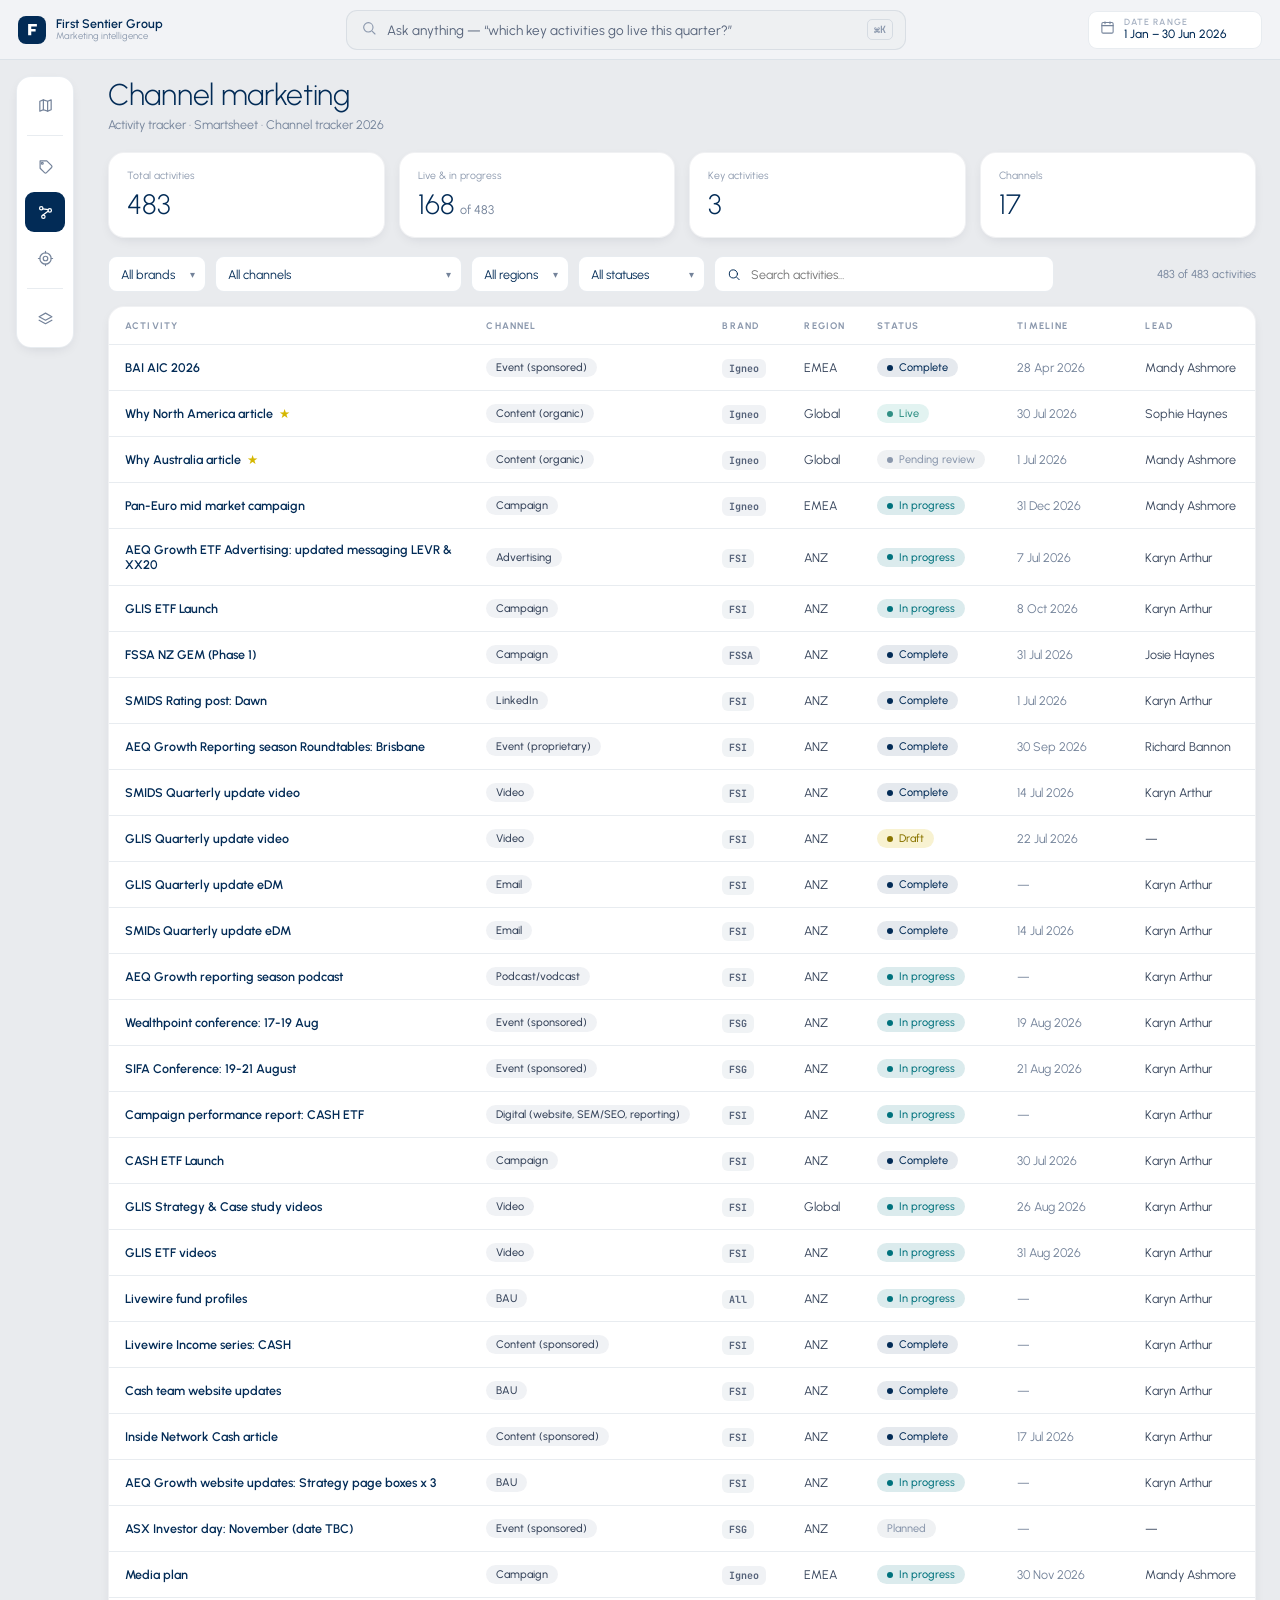
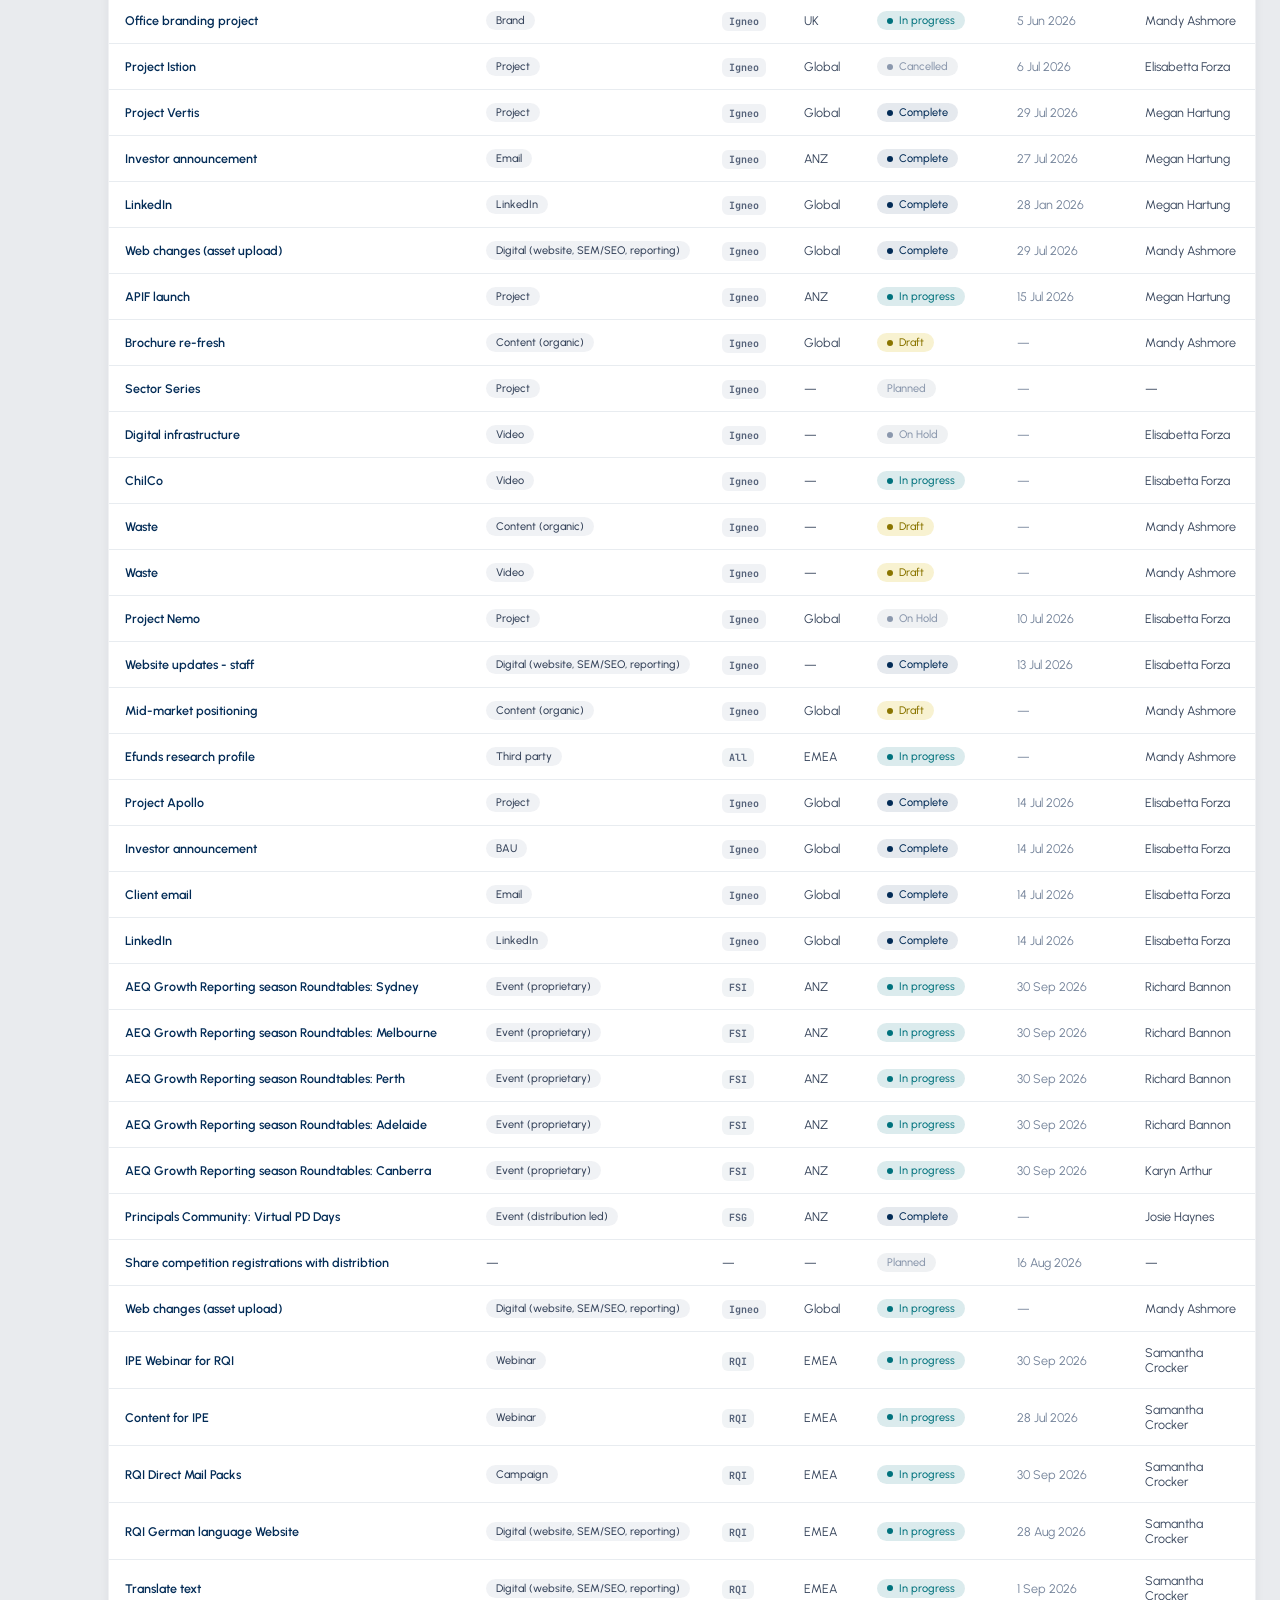
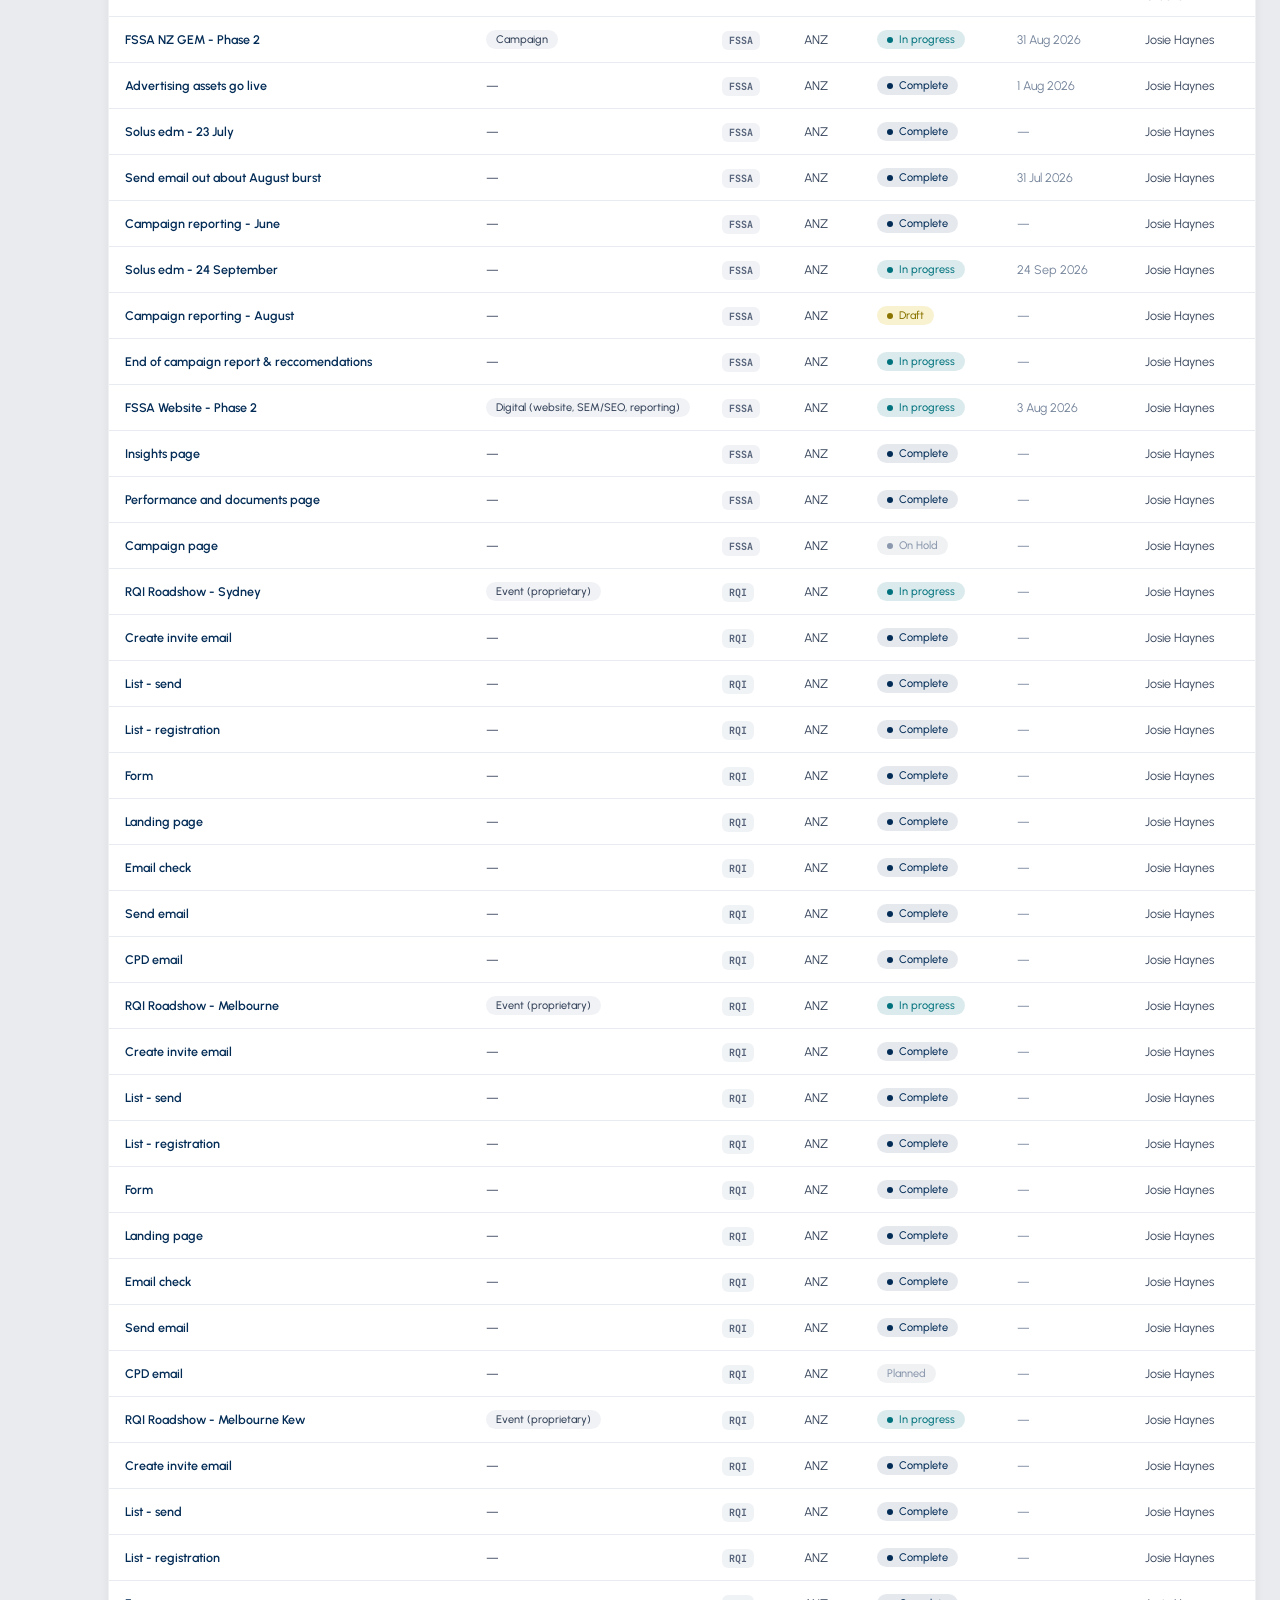
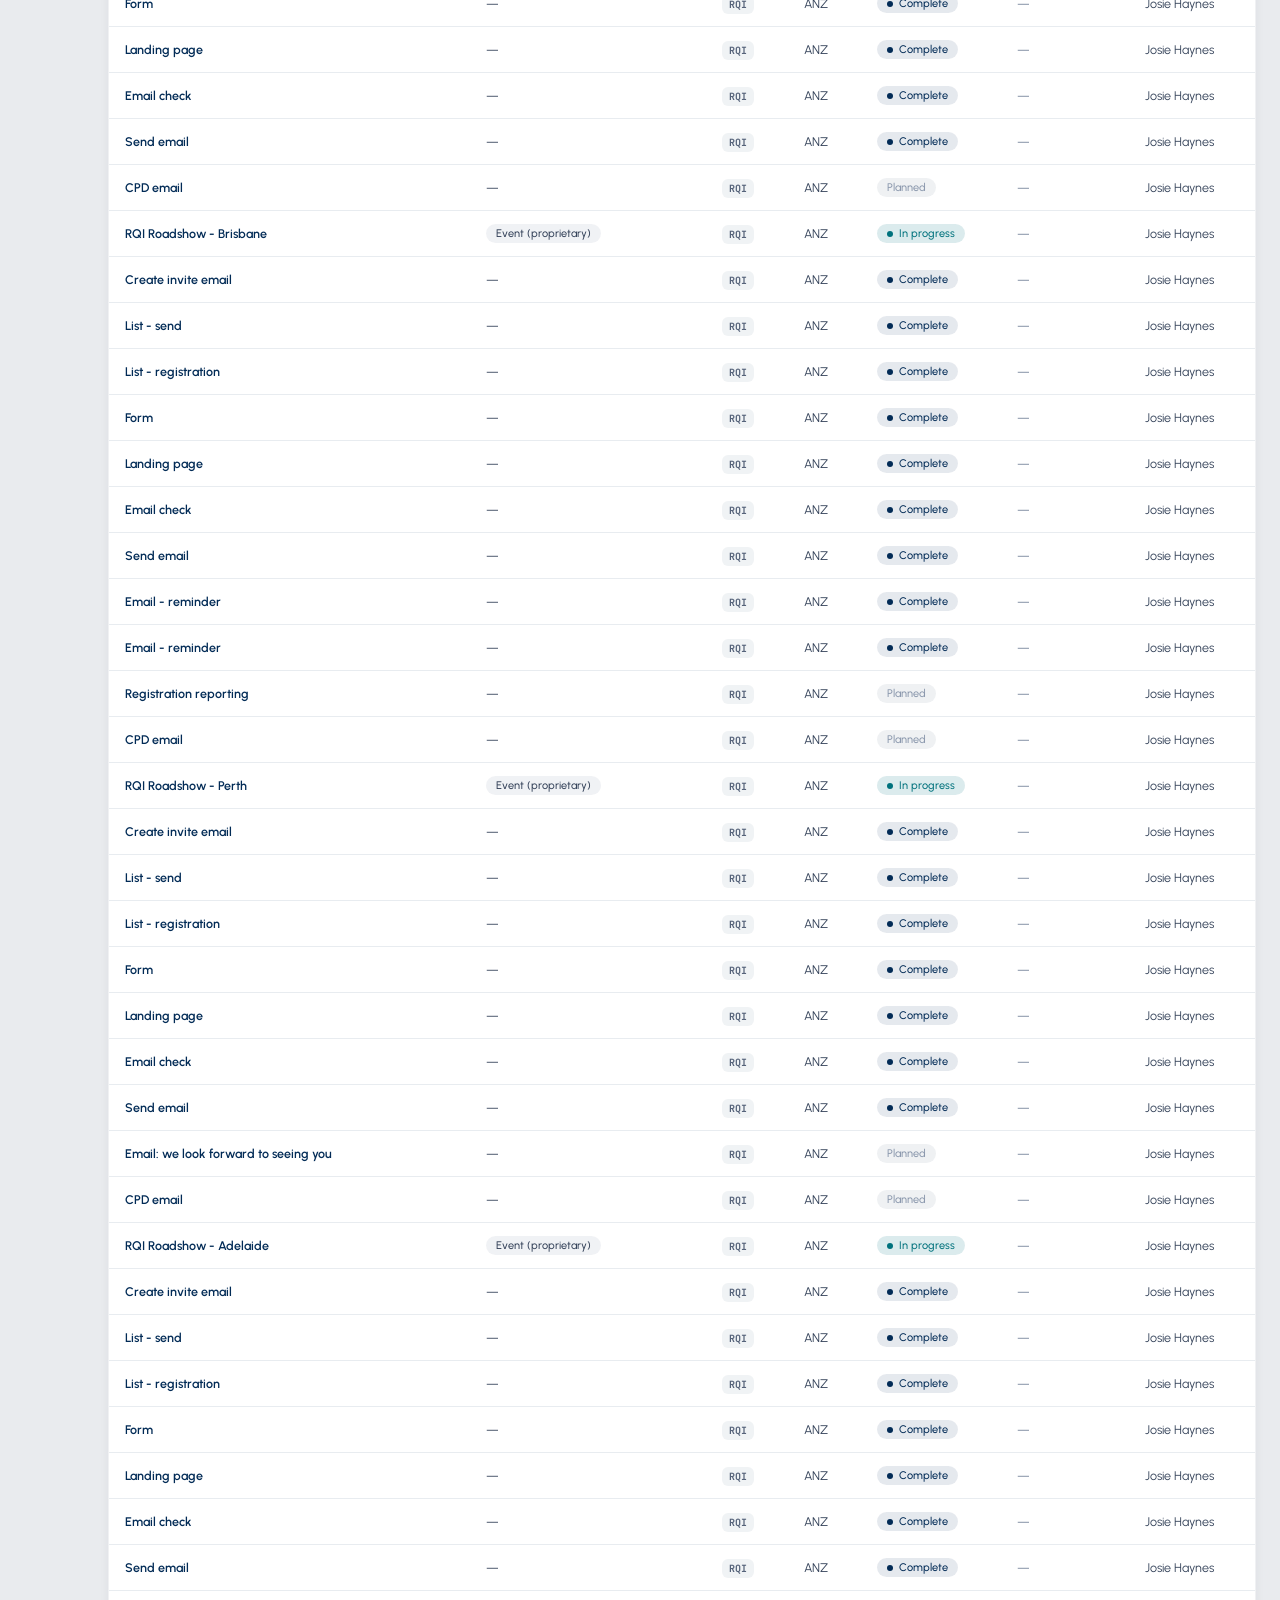
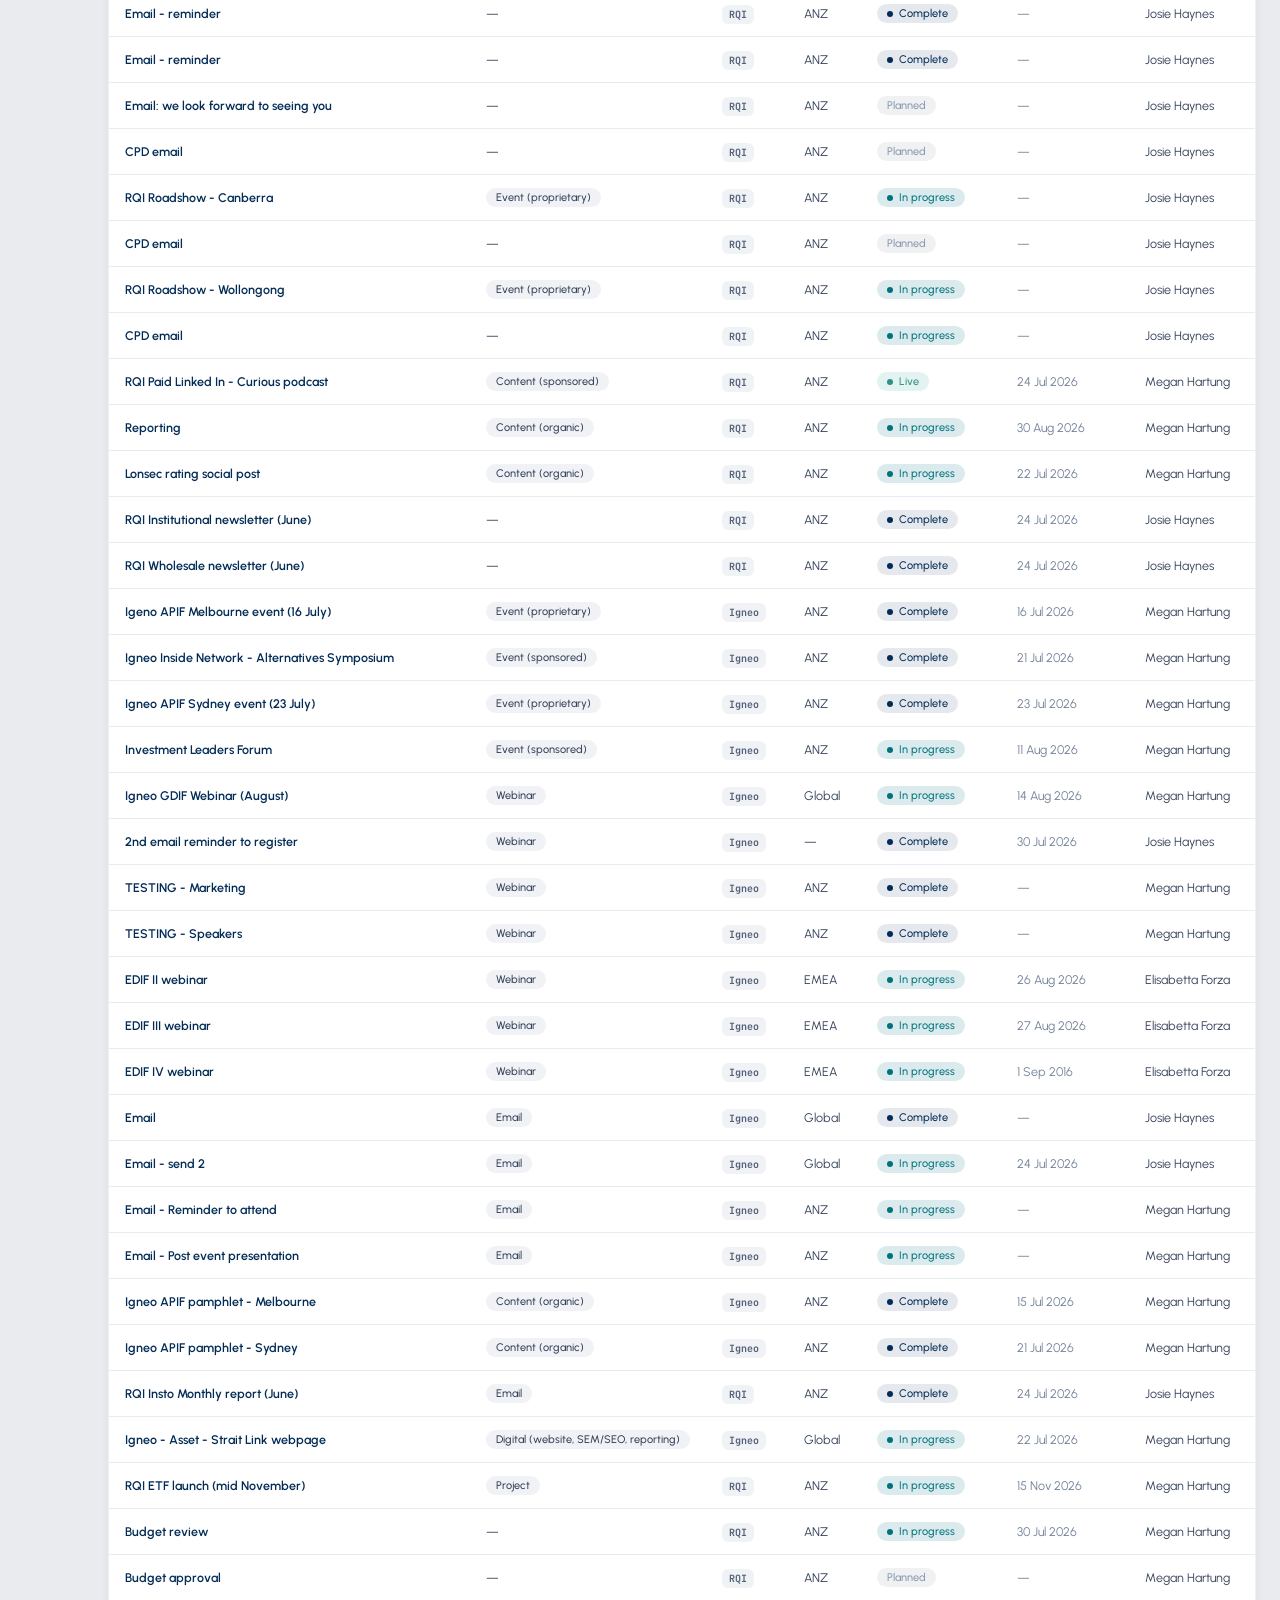
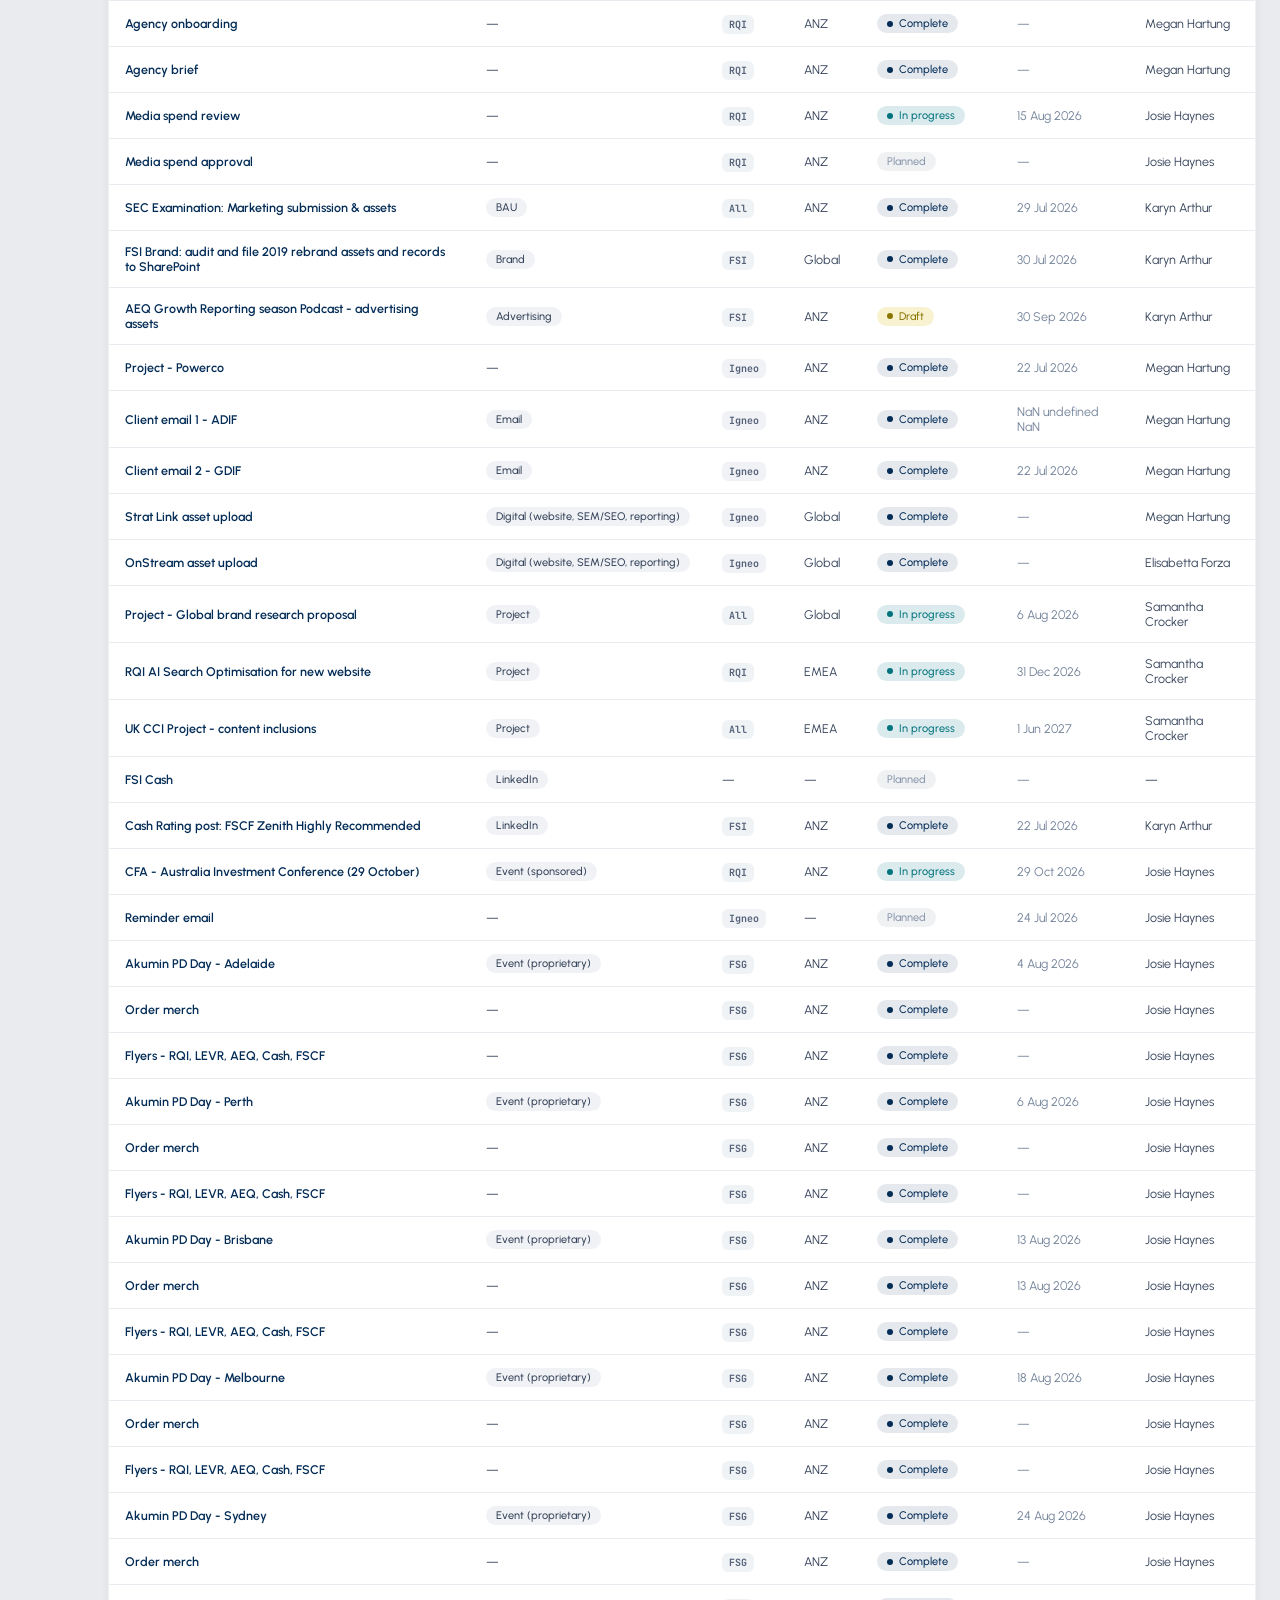
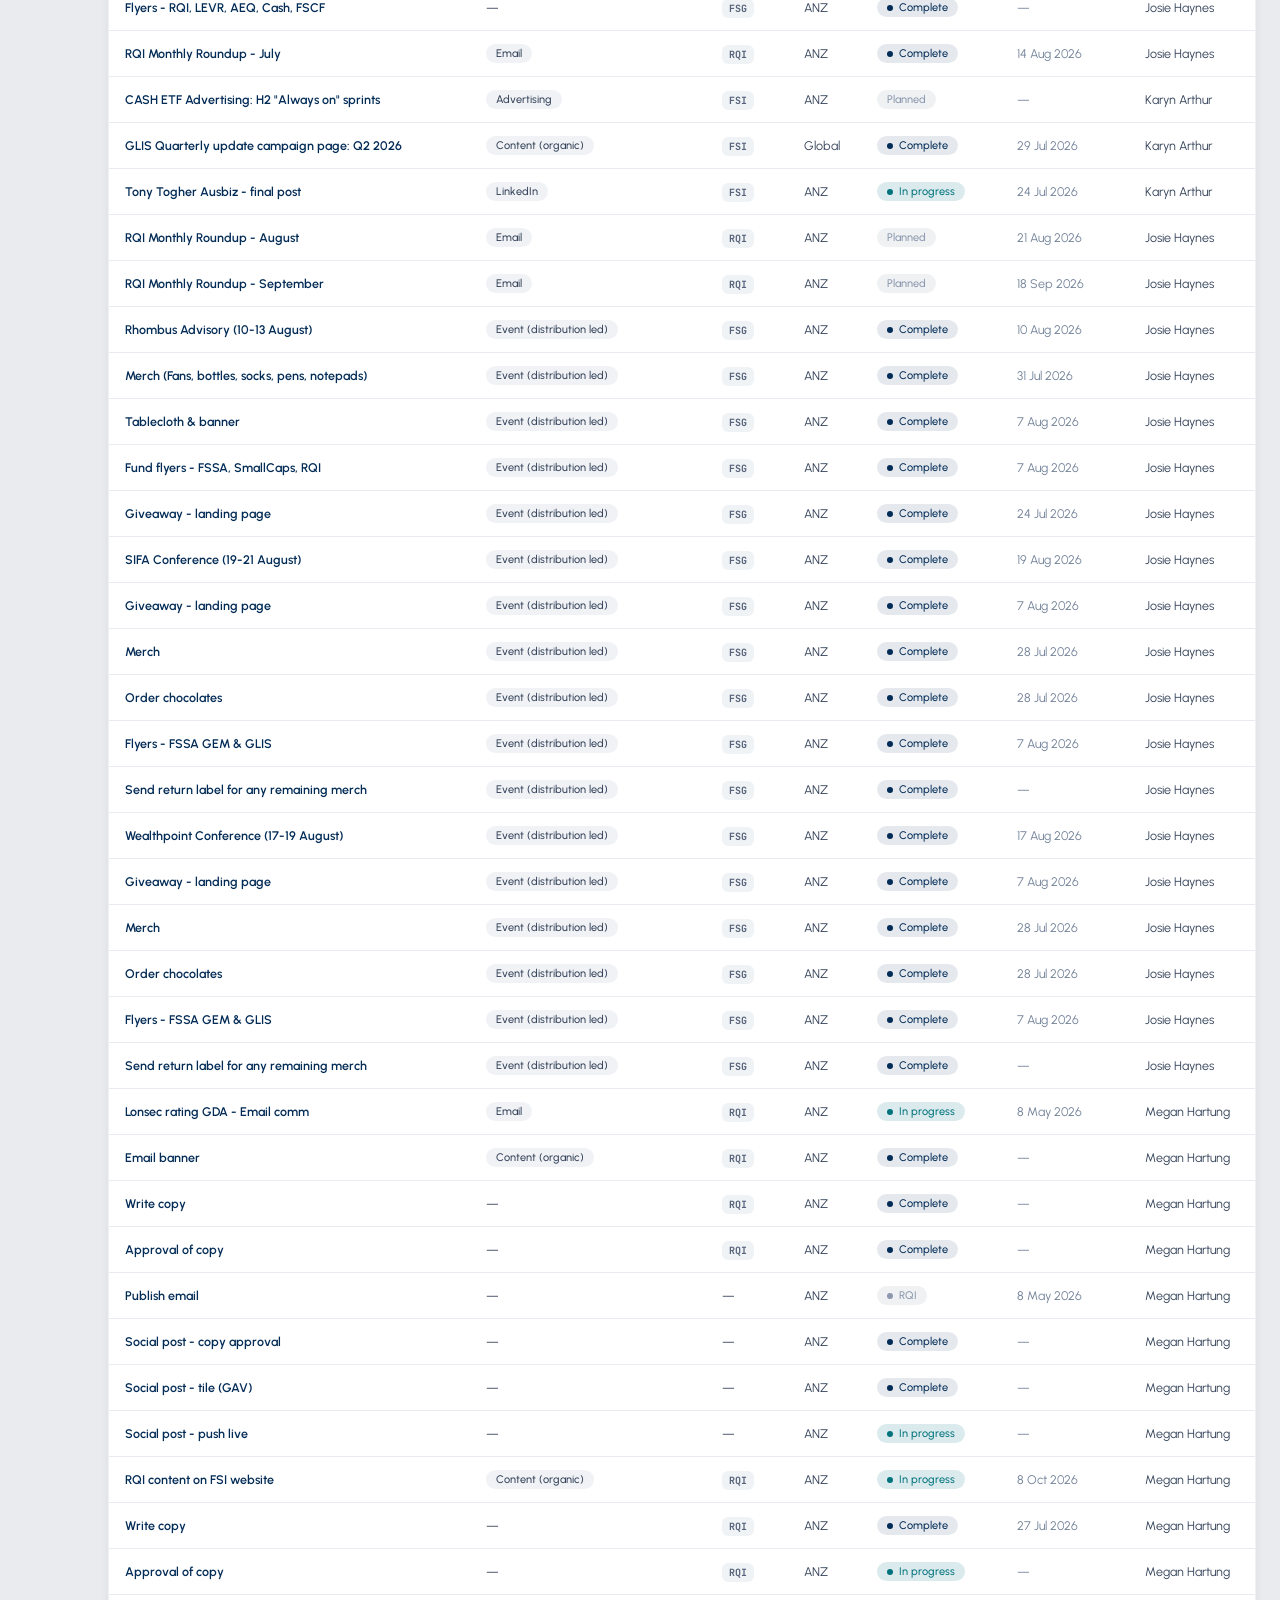
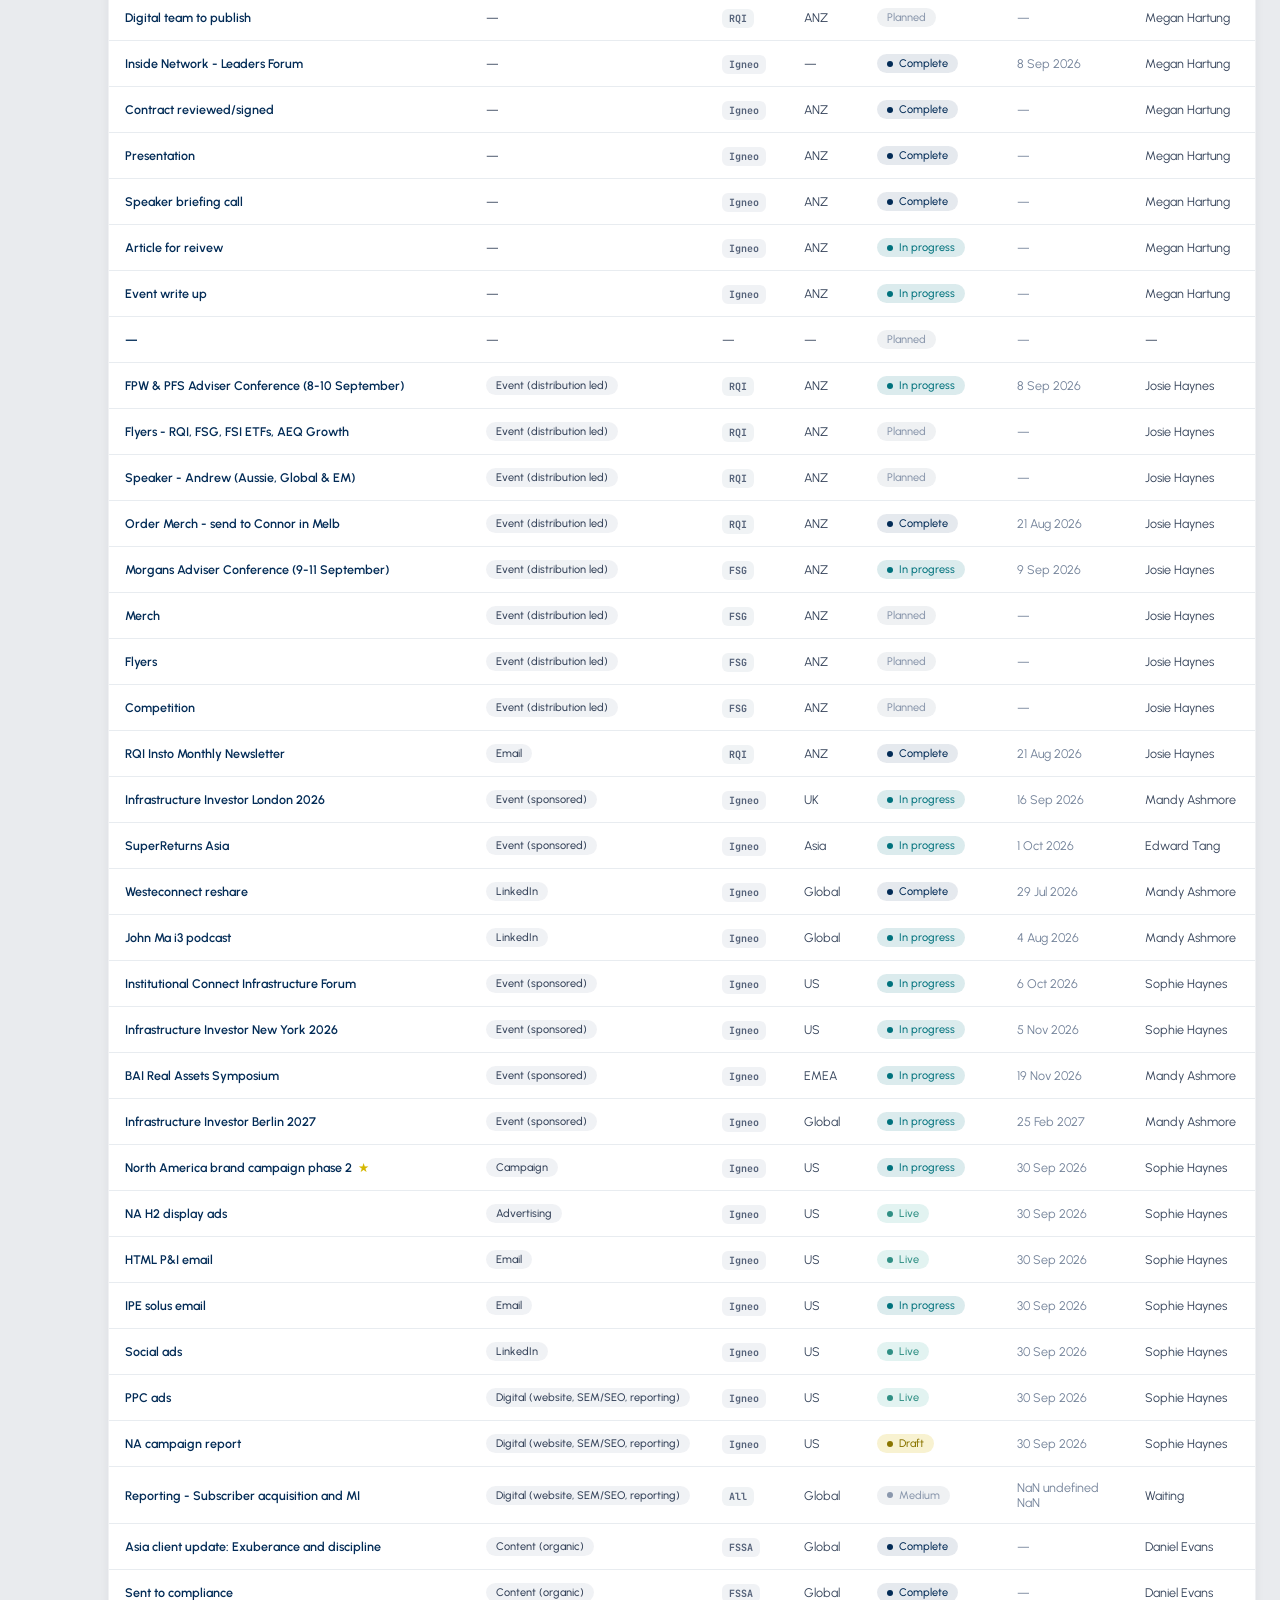
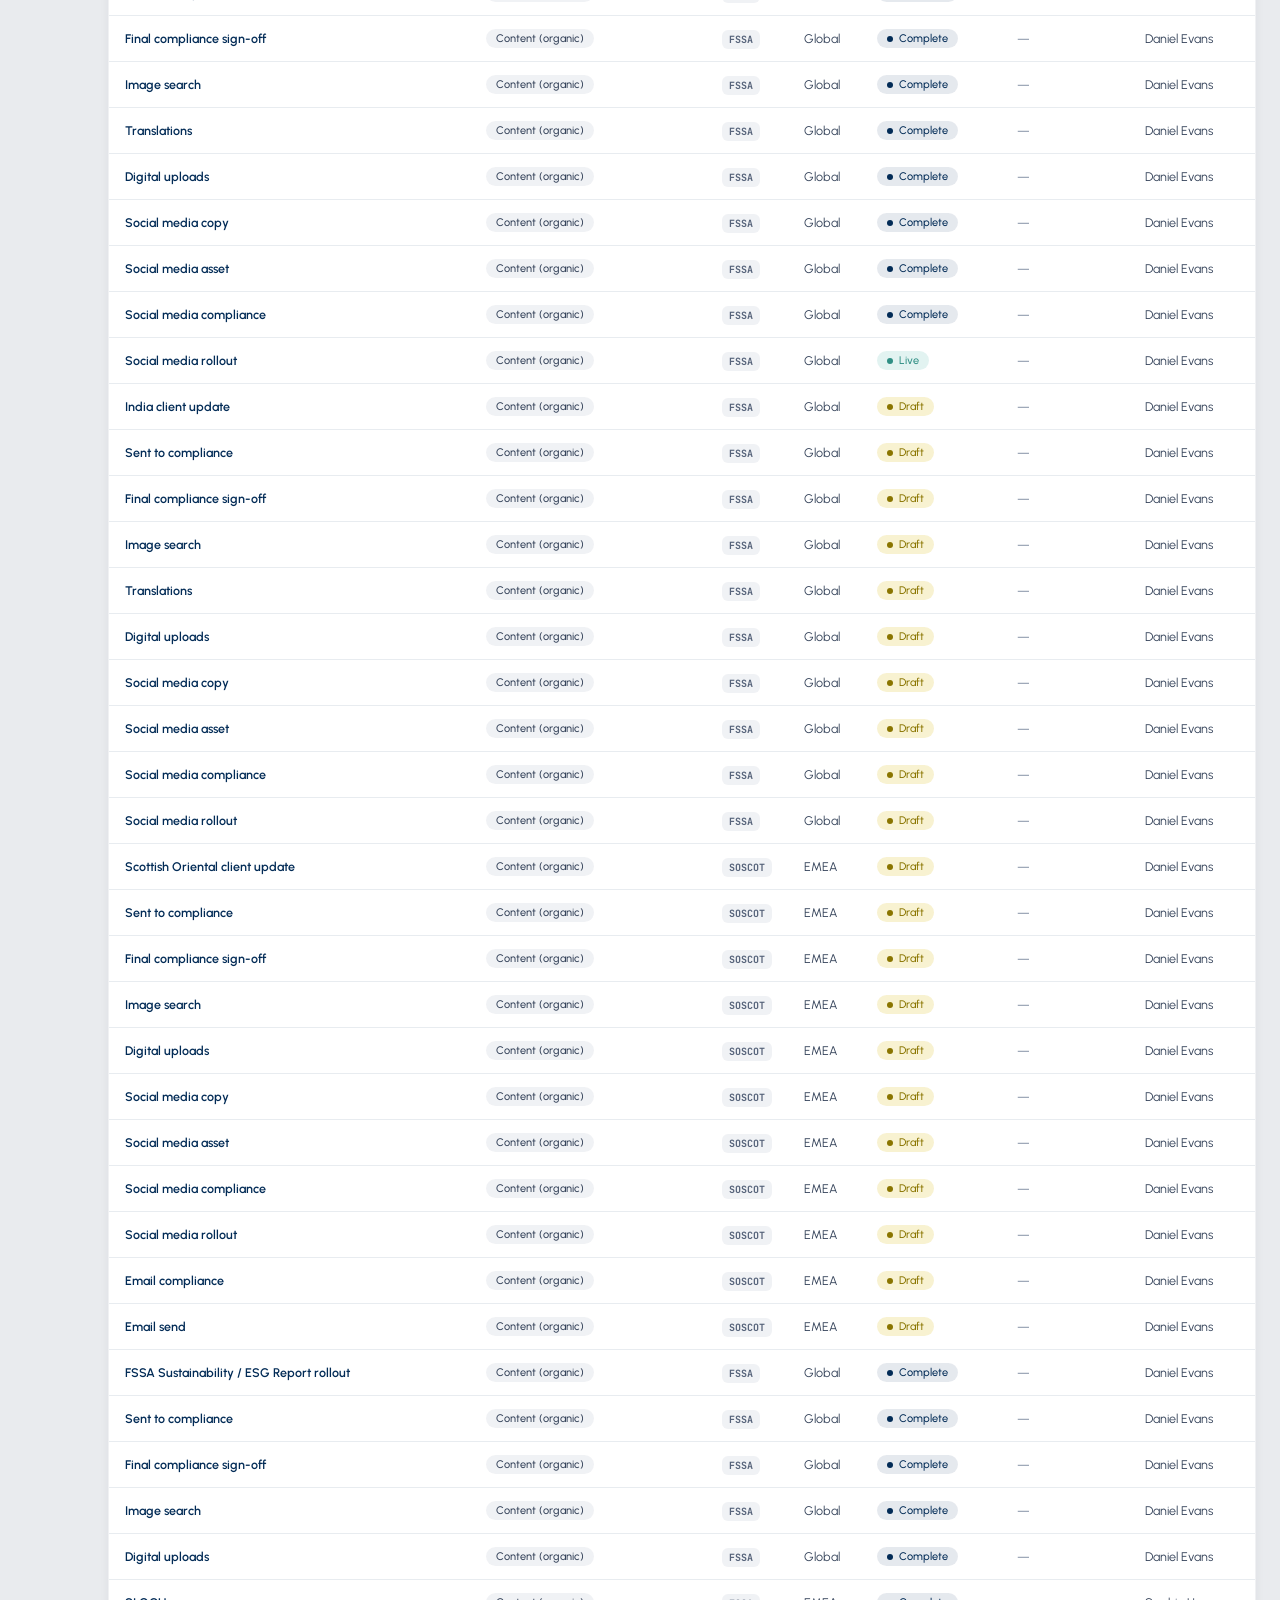
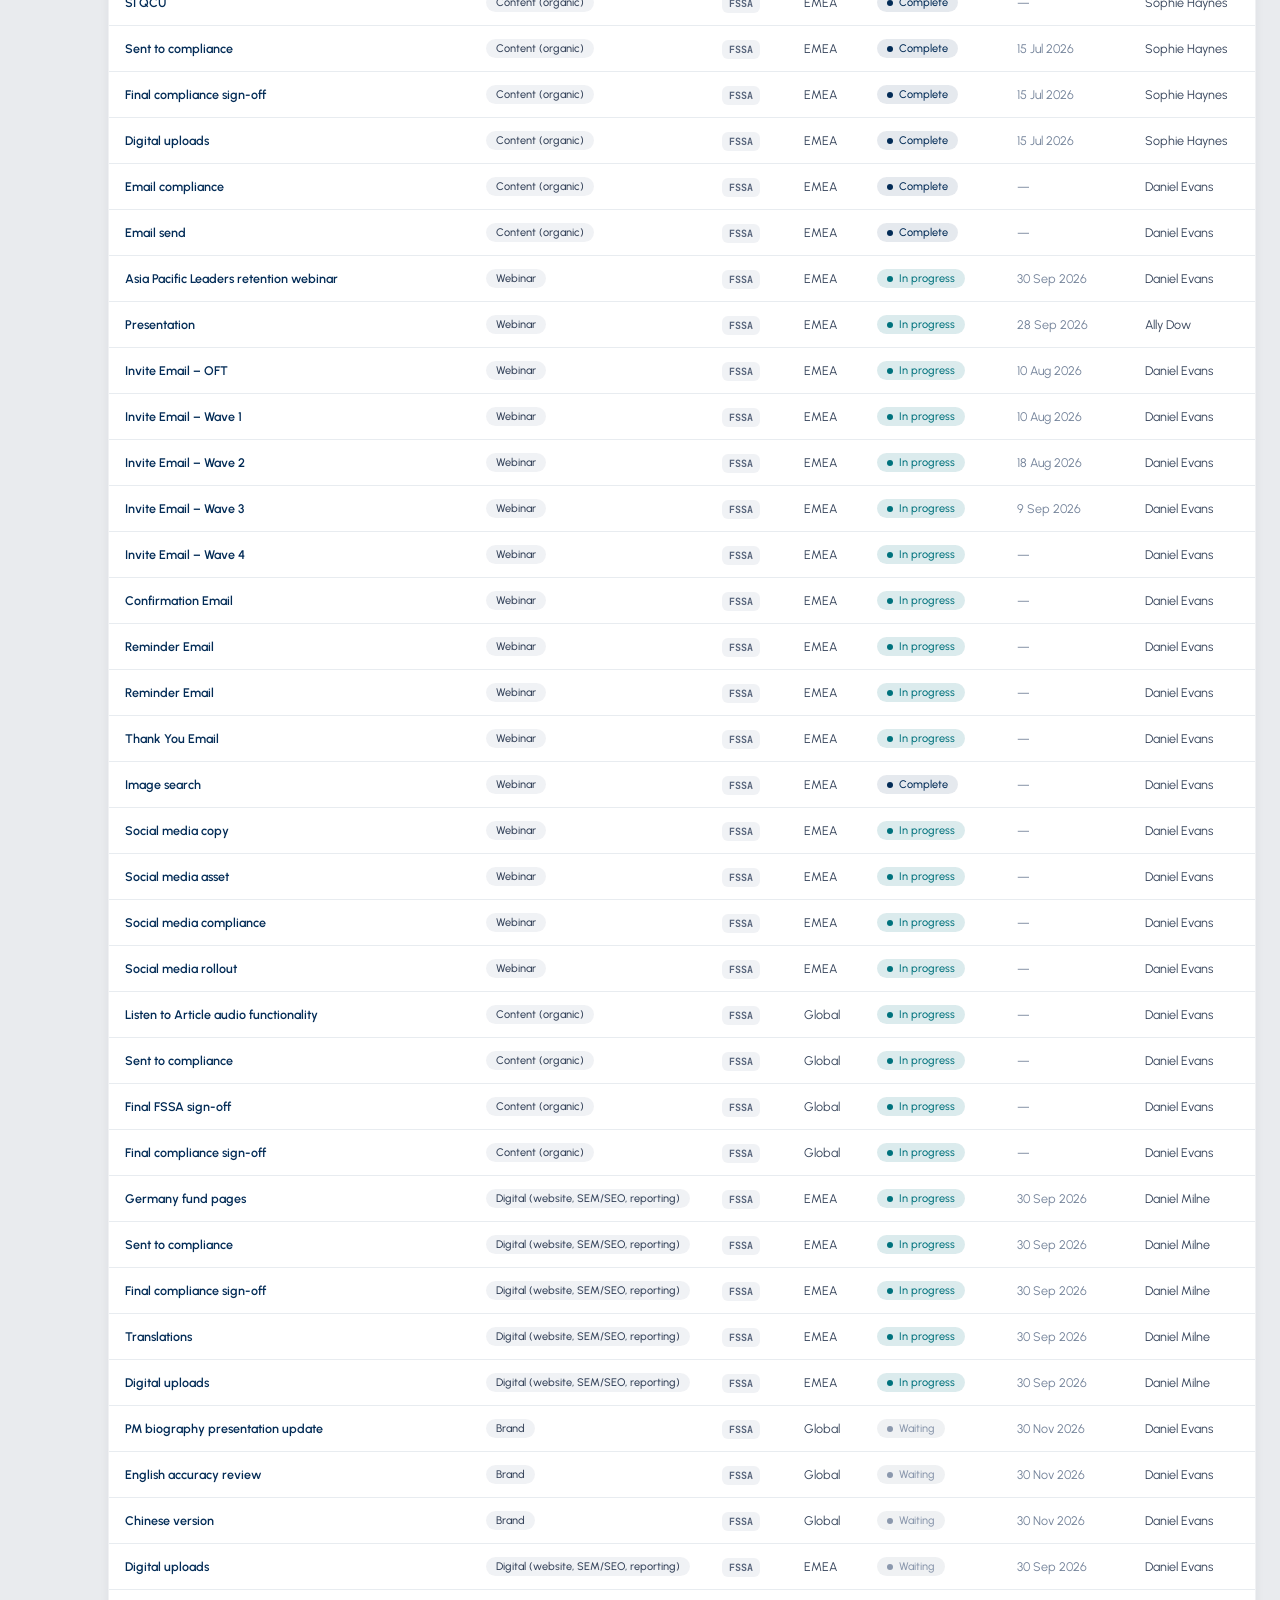
<file: activities.html>
<!doctype html>
<html lang="en">
<head>
  <meta charset="utf-8">
  <meta name="viewport" content="width=device-width, initial-scale=1">
  <title>Channel marketing — Marketing Data Hub</title>
  <link href="https://fonts.googleapis.com/css2?family=Urbanist:wght@300;400;500;600;700&family=JetBrains+Mono:wght@400;500&display=swap" rel="stylesheet">
  <link rel="stylesheet" href="design-system/tokens.css?v=10">
  <link rel="stylesheet" href="assets/detail.css?v=10">
  <link rel="stylesheet" href="assets/activities.css?v=10">
</head>
<body data-page="activities">
  <div id="app"></div>
  <script src="assets/data.js?v=10"></script>
  <script src="assets/activities.js?v=10"></script>
</body>
</html>
</file>
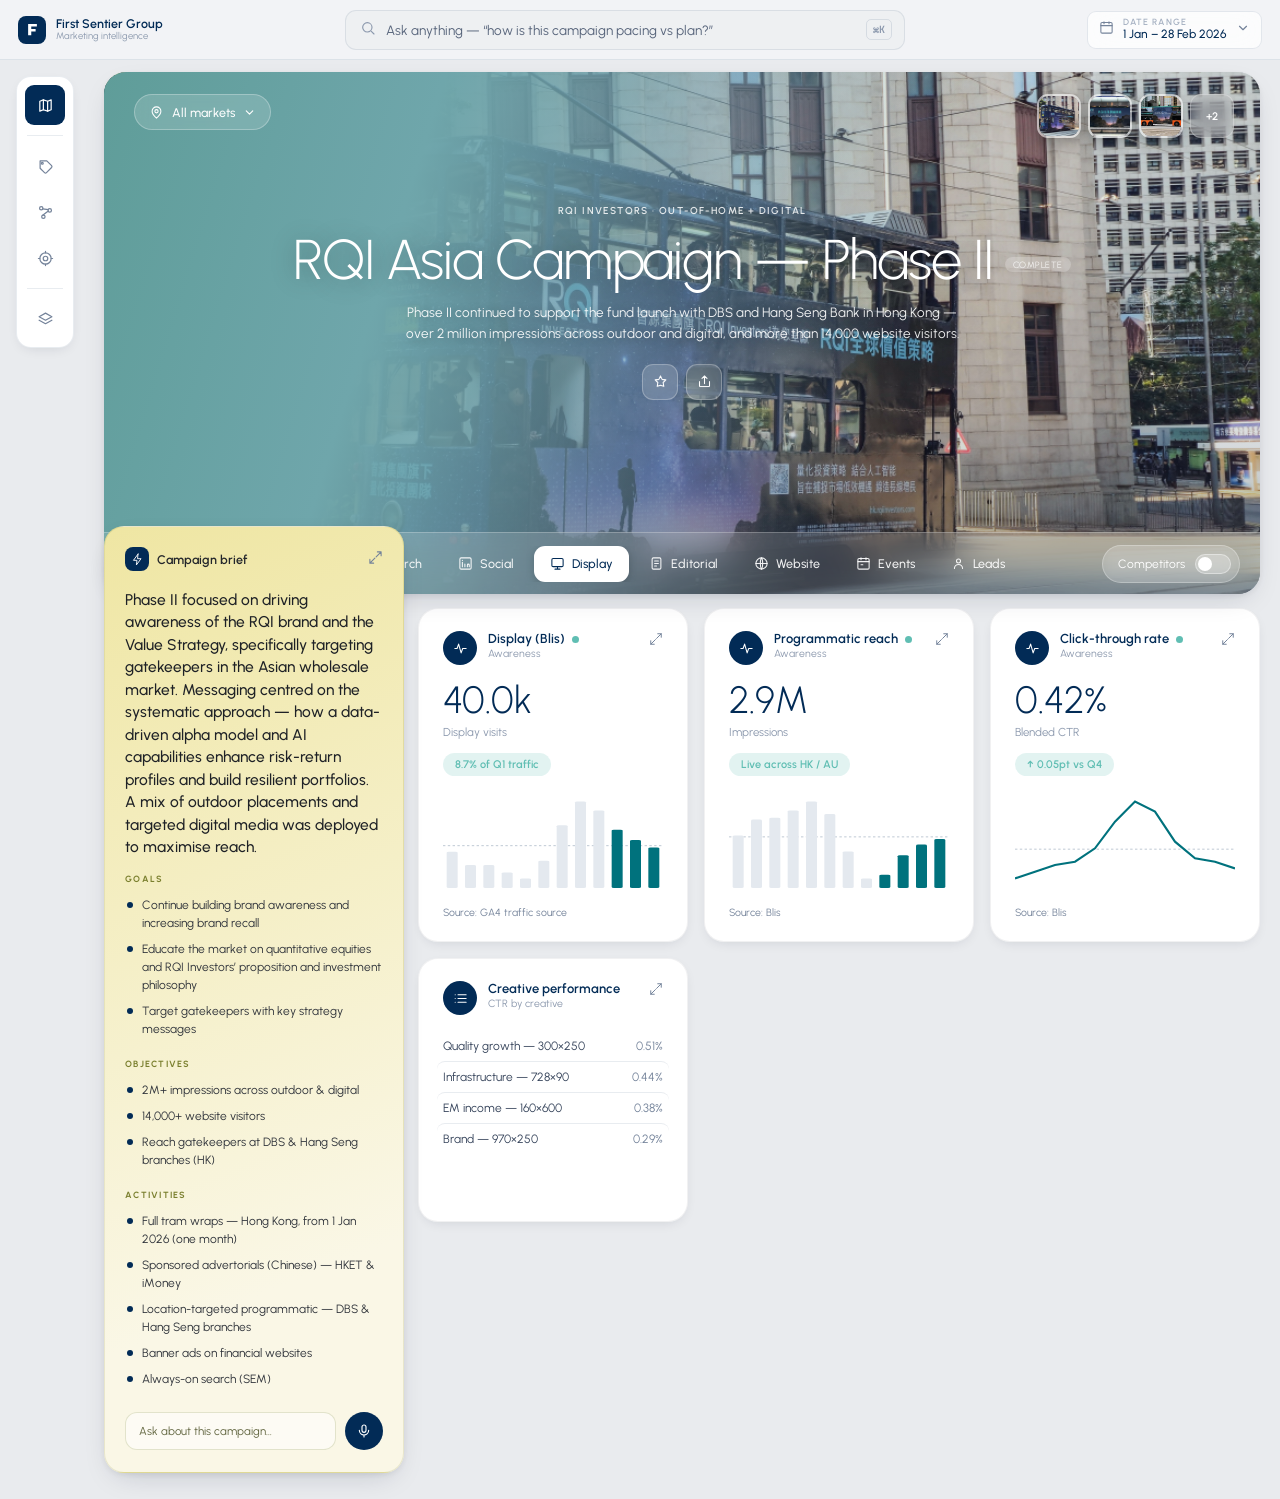
<file: campaign.html>
<!doctype html>
<html lang="en">
<head>
  <meta charset="utf-8">
  <meta name="viewport" content="width=device-width, initial-scale=1">
  <title>Campaign — Marketing Data Hub</title>
  <link href="https://fonts.googleapis.com/css2?family=Urbanist:wght@300;400;500;600;700&family=JetBrains+Mono:wght@400;500&display=swap" rel="stylesheet">
  <link rel="stylesheet" href="design-system/tokens.css?v=10">
  <link rel="stylesheet" href="assets/detail.css?v=10">
</head>
<body data-page="campaign">
  <div id="app"></div>
  <script src="assets/data.js?v=10"></script>
  <script src="assets/charts.js?v=10"></script>
  <script src="assets/detail.js?v=10"></script>
</body>
</html>
</file>
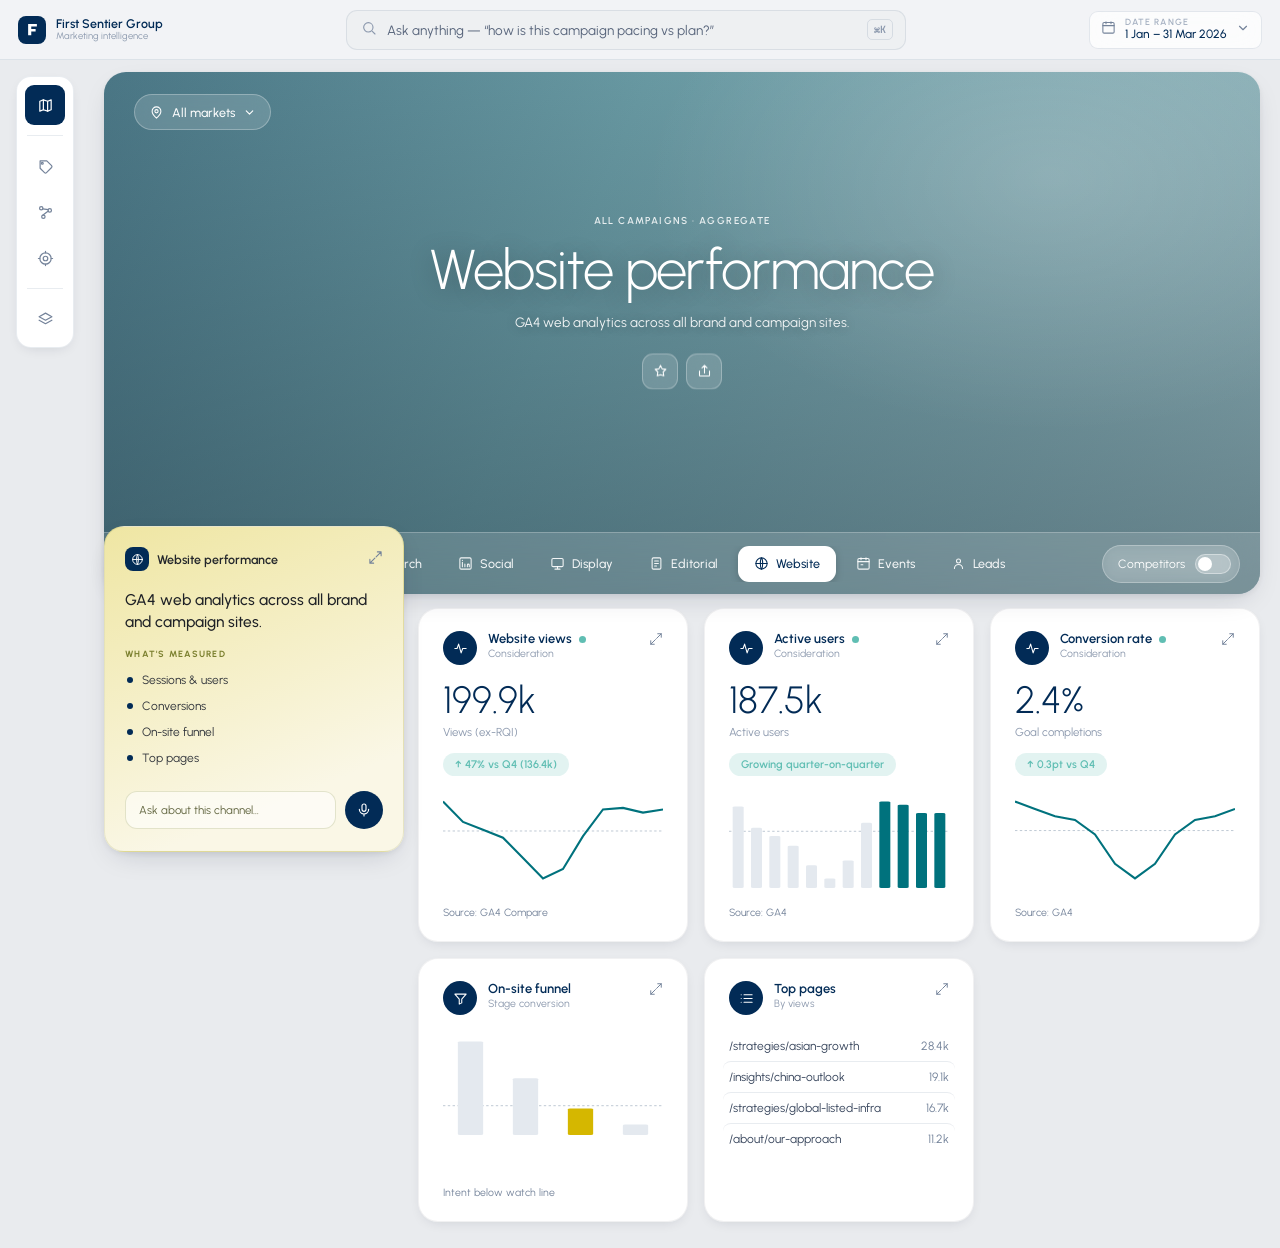
<file: channel.html>
<!doctype html>
<html lang="en">
<head>
  <meta charset="utf-8">
  <meta name="viewport" content="width=device-width, initial-scale=1">
  <title>Channel — Marketing Data Hub</title>
  <link href="https://fonts.googleapis.com/css2?family=Urbanist:wght@300;400;500;600;700&family=JetBrains+Mono:wght@400;500&display=swap" rel="stylesheet">
  <link rel="stylesheet" href="design-system/tokens.css?v=10">
  <link rel="stylesheet" href="assets/detail.css?v=10">
</head>
<body data-page="channel">
  <div id="app"></div>
  <script src="assets/data.js?v=10"></script>
  <script src="assets/charts.js?v=10"></script>
  <script src="assets/detail.js?v=10"></script>
</body>
</html>
</file>
<file: design-system/tokens.css>
/* =========================================================================
   FSG DATA HUB — DESIGN TOKENS
   A dark, cinematic "command-center" aesthetic for the First Sentier Group
   Marketing Data Hub. Glassmorphic panels floating over a live satellite map.
   Accent: warm amber. Data hues: cyan / green / neutral.
   Typeface: Urbanist (UI) + JetBrains Mono (numeric).
   ---------------------------------------------------------------------------
   Load order (in <head>):
     <link href="https://fonts.googleapis.com/css2?family=Urbanist:wght@300;400;500;600;700&family=JetBrains+Mono:wght@400;500&display=swap" rel="stylesheet">
     <link rel="stylesheet" href="https://unpkg.com/leaflet@1.9.4/dist/leaflet.css">
     <link rel="stylesheet" href="tokens.css">
   ========================================================================= */

:root {
  /* ---- Typography ---- */
  --ds-font-sans: 'Urbanist', system-ui, -apple-system, sans-serif;
  --ds-font-mono: 'JetBrains Mono', ui-monospace, Menlo, monospace;

  /* Type scale (px). Weights lean LIGHT for display, 600 for labels/values.  */
  --ds-fs-display: 44px;   /* screen title "Data Hub"        weight 300      */
  --ds-fs-kpi:     23px;   /* big KPI numbers                weight 300      */
  --ds-fs-value:   14px;   /* widget stat values             weight 600      */
  --ds-fs-title:   13px;   /* widget / card titles           weight 600      */
  --ds-fs-body:  13.5px;   /* search text, body              weight 400      */
  --ds-fs-caption: 12px;   /* labels, meta                   weight 400/500  */
  --ds-fs-small: 11.5px;   /* chips, table                                   */
  --ds-fs-micro:  10.5px;  /* muted meta                                     */
  --ds-fs-nano:    9px;    /* eyebrow / unit                 letter-spaced   */
  --ds-ls-eyebrow: .12em;  /* letter-spacing for ALL-CAPS eyebrows           */

  /* ---- Core surfaces ---- */
  --ds-bg-page:   #0a1220;                 /* outermost desk / body          */
  --ds-bg-frame:  #0a1424;                 /* app frame fallback under map   */
  --ds-navy-1:    #143257;
  --ds-navy-2:    #0c1f39;
  --ds-navy-3:    #081427;
  /* Signature vignette used behind the map / on solid dark screens          */
  --ds-bg-gradient: radial-gradient(120% 90% at 50% 0%, #143257 0%, #0c1f39 45%, #081427 100%);

  /* ---- Glass (the core panel material) ---- */
  --ds-glass-fill:         rgba(10, 24, 42, .50);
  --ds-glass-fill-strong:  rgba(9, 22, 40, .78);   /* popups / dense panels  */
  --ds-glass-fill-hover:   rgba(14, 32, 56, .62);
  --ds-glass-border:       rgba(255, 255, 255, .12);
  --ds-glass-border-hover: rgba(244, 173, 68, .50);
  --ds-hairline:           rgba(255, 255, 255, .10); /* dividers inside glass */
  --ds-blur: 14px;                                   /* backdrop-filter blur  */
  --ds-blur-strong: 16px;

  /* ---- Accent + data palette ---- */
  --ds-accent:        #f4ad44;   /* AMBER — primary accent, active, CTAs      */
  --ds-accent-ink:    #0c1f39;   /* text/icon ON amber                        */
  --ds-accent-soft:   rgba(242, 163, 68, .16);  /* amber wash (badges/hover)  */
  --ds-accent-border: rgba(242, 163, 68, .35);
  --ds-cyan:          #35cdee;   /* info / secondary data (official)          */
  --ds-cyan-soft:     rgba(53, 205, 238, .16);
  --ds-positive:      #35e88b;   /* deltas up / good (official green)         */
  --ds-positive-soft: rgba(53, 232, 139, .16);
  --ds-negative:      #ff5c6e;   /* deltas down / bad (official coral)        */
  --ds-negative-ink:  #ff8a80;   /* negative text                             */
  --ds-negative-soft: rgba(255, 92, 110, .16);
  --ds-neutral:       #9db2cc;   /* competitor / peer / inactive marker       */
  --ds-chart-bar:     #3a5c82;   /* muted bars & non-highlighted series       */

  /* Official categorical data / chart palette */
  --ds-data-1: #f4ad44;   /* amber   */
  --ds-data-2: #35cdee;   /* cyan    */
  --ds-data-3: #e96bff;   /* magenta */
  --ds-data-4: #35e88b;   /* green   */
  --ds-data-5: #5b6cff;   /* indigo  */
  --ds-data-6: #ff5c6e;   /* coral   */

  /* ---- Text ramp (on dark) ---- */
  --ds-ink:    #ffffff;   /* max                                             */
  --ds-ink-1:  #e6edf4;   /* headings / strong values                        */
  --ds-ink-2:  #cdd9e6;   /* primary body on glass                           */
  --ds-ink-3:  #aebfd2;   /* body / search placeholder                       */
  --ds-ink-4:  #9fb3cc;   /* secondary / icon idle                           */
  --ds-ink-5:  #8ba1bd;   /* meta                                            */
  --ds-ink-6:  #7e93ac;   /* muted / units / axis                            */

  /* ---- Radii (flat-leaning, never pill-y except badges) ---- */
  --ds-r-sm:   7px;    /* mono tiles, small controls                         */
  --ds-r-md:   9px;    /* buttons, icon buttons, status chips                */
  --ds-r-lg:  11px;    /* search bar, KPI chips                              */
  --ds-r-xl:  14px;    /* widget cards                                       */
  --ds-r-2xl: 15px;    /* side panels / flyouts                              */
  --ds-r-frame: 18px;  /* whole app frame                                    */
  --ds-r-pill: 20px;   /* badges & status pills                              */

  /* ---- Elevation (soft, wide, dark) ---- */
  --ds-shadow-panel: 0 20px 50px -18px rgba(0, 0, 0, .60);
  --ds-shadow-pop:   0 18px 44px -14px rgba(0, 0, 0, .65);
  --ds-shadow-menu:  0 24px 60px -20px rgba(0, 0, 0, .65);
  --ds-shadow-frame: 0 40px 100px -30px rgba(0, 0, 0, .70);
  --ds-shadow-cta:   0 20px 50px -14px rgba(0, 0, 0, .60);

  /* ---- Spacing (4pt base; common gaps) ---- */
  --ds-sp-1: 4px;  --ds-sp-2: 6px;  --ds-sp-3: 8px;  --ds-sp-4: 11px;
  --ds-sp-5: 14px; --ds-sp-6: 16px; --ds-sp-7: 18px; --ds-sp-8: 22px;

  /* ---- Motion ---- */
  --ds-dur: .2s;
  --ds-ease: ease;               /* hover/color transitions                  */
  --ds-pulse-dur: 2.6s;          /* map pin ring pulse                       */
}

/* =========================================================================
   BASE
   ========================================================================= */
body {
  margin: 0;
  background: var(--ds-bg-page);
  color: var(--ds-ink);
  font-family: var(--ds-font-sans);
  -webkit-font-smoothing: antialiased;
}
* { box-sizing: border-box; }

/* Numeric values should always use tabular figures */
.ds-num { font-variant-numeric: tabular-nums; }
.ds-mono { font-family: var(--ds-font-mono); font-variant-numeric: tabular-nums; }

/* =========================================================================
   GLASS — the panel material. Apply to every floating surface.
   ========================================================================= */
.ds-glass {
  background: var(--ds-glass-fill);
  backdrop-filter: blur(var(--ds-blur));
  -webkit-backdrop-filter: blur(var(--ds-blur));
  border: 1px solid var(--ds-glass-border);
}
.ds-glass-strong {
  background: var(--ds-glass-fill-strong);
  backdrop-filter: blur(var(--ds-blur-strong));
  -webkit-backdrop-filter: blur(var(--ds-blur-strong));
  border: 1px solid rgba(255, 255, 255, .16);
}

/* Widget / data card: glass + hover lift (border warms to amber). */
.ds-card {
  border-radius: var(--ds-r-xl);
  transition: border-color var(--ds-dur) var(--ds-ease),
              background var(--ds-dur) var(--ds-ease);
}
.ds-card:hover { border-color: var(--ds-glass-border-hover); background: var(--ds-glass-fill-hover); }
.ds-card:hover .ds-drill { color: var(--ds-accent); }

/* =========================================================================
   CONTROLS
   ========================================================================= */
/* Icon button / toolbar tile */
.ds-tbtn {
  transition: background var(--ds-dur) var(--ds-ease),
              color var(--ds-dur) var(--ds-ease),
              border-color var(--ds-dur) var(--ds-ease);
  color: var(--ds-ink-4);
  cursor: pointer;
}
.ds-tbtn:hover { background: rgba(255, 255, 255, .08); color: var(--ds-ink); }

/* Active nav/filter icon (menu open) */
.ds-tbtn--active {
  background: var(--ds-accent-soft);
  border: 1px solid var(--ds-accent-border);
  color: var(--ds-accent);
}

/* List row inside a flyout / menu */
.ds-row { transition: background .15s var(--ds-ease); border-radius: 10px; cursor: pointer; }
.ds-row:hover { background: rgba(255, 255, 255, .06); }
.ds-row--active { background: var(--ds-accent-soft); }

/* Primary CTA (amber) */
.ds-cta {
  background: var(--ds-accent);
  color: var(--ds-accent-ink);
  border: 0;
  border-radius: var(--ds-r-md);
  font-weight: 600;
  cursor: pointer;
}

/* Status / filter badge */
.ds-badge {
  border-radius: var(--ds-r-pill);
  padding: 2px 8px;
  font-size: var(--ds-fs-nano);
  letter-spacing: .06em;
}
.ds-badge--active  { color: var(--ds-accent);  background: var(--ds-accent-soft); }
.ds-badge--growing { color: var(--ds-cyan);    background: var(--ds-cyan-soft); }

/* NE drill-in affordance (opens a detail screen) */
.ds-drill { color: var(--ds-ink-6); cursor: pointer; transition: color var(--ds-dur) var(--ds-ease); }
.ds-drill:hover { color: var(--ds-accent); }

/* Eyebrow / section label */
.ds-eyebrow {
  font-size: var(--ds-fs-nano);
  letter-spacing: var(--ds-ls-eyebrow);
  color: var(--ds-ink-6);
  font-weight: 600;
  text-transform: uppercase;
}

/* =========================================================================
   MAP — Leaflet satellite basemap treatment
   ========================================================================= */
.leaflet-container { background: var(--ds-bg-frame); font-family: var(--ds-font-sans); }
/* Cinematic dark grade applied to the raster tiles */
.leaflet-tile-pane { filter: brightness(.6) contrast(1.06) saturate(.82); }

/* Glowing map pin (use as a Leaflet divIcon; set --c per marker) */
.ds-pin { position: relative; }
.ds-pin .dot {
  position: relative; display: block; border-radius: 50%;
  background: var(--c); box-shadow: 0 0 10px 2px var(--c);
}
.ds-pin .ring {
  position: absolute; left: 50%; top: 50%; border-radius: 50%;
  background: var(--c); opacity: .5;
  animation: ds-pulse var(--ds-pulse-dur) ease-out infinite;
}
@keyframes ds-pulse {
  0%   { transform: scale(.5); opacity: .7; }
  80%,100% { transform: scale(2.6); opacity: 0; }
}

/* Glass popup skin for Leaflet */
.ds-pop .leaflet-popup-content-wrapper {
  background: var(--ds-glass-fill-strong);
  backdrop-filter: blur(var(--ds-blur-strong));
  -webkit-backdrop-filter: blur(var(--ds-blur-strong));
  border: 1px solid rgba(255, 255, 255, .16);
  border-radius: 12px; color: var(--ds-ink);
  box-shadow: var(--ds-shadow-pop);
}
.ds-pop .leaflet-popup-content { margin: 11px 14px; font-family: var(--ds-font-sans); }
.ds-pop .leaflet-popup-tip { background: var(--ds-glass-fill-strong); border: 1px solid rgba(255,255,255,.16); }
.ds-pop a.leaflet-popup-close-button { display: none; }

/* Vignette overlay to sit BETWEEN the map and the floating UI (pointer-events:none).
   Darkens top (behind top bar) & bottom (behind widget rail) for legibility,
   and adds the amber + cyan ambient glows. */
.ds-map-scrim {
  position: absolute; inset: 0; z-index: 1; pointer-events: none;
  background:
    radial-gradient(44% 42% at 70% 30%, rgba(244,173,68,.13), transparent 70%),
    radial-gradient(42% 40% at 25% 36%, rgba(53,205,238,.11), transparent 70%),
    linear-gradient(180deg, rgba(8,20,39,.62) 0%, rgba(8,20,39,.12) 26%,
                            rgba(8,20,39,.30) 70%, rgba(8,20,39,.78) 100%);
}
</file>
<file: assets/detail.css>
/* =========================================================================
   FSG DATA HUB — detail pages (campaign view + channel view)
   LIGHT theme, matching the reference: light-grey desk, white cards, a big
   gradient-glass hero with a frosted tab bar overlaying the image, and a
   yellow "brief" card that lifts up over the hero while the widgets sit below.
   Re-maps the design-system tokens to light values so detail.js inline
   `var(--ds-*)` references render light.
   ========================================================================= */
html, body { height: 100%; }
body {
  /* ---- FSG brand palette (light theme, scoped to detail pages) ----
     Dark Blue #022B56 · Green #60BEB3 · Tan #CCB296 · Orange #EF785B ·
     Teal #00727D · Mustard #D5B700 · Light Blue #3FBAD5 */
  --ds-ink:    #022b56;
  --ds-ink-1:  #022b56;   /* headings — Dark Blue */
  --ds-ink-2:  #35435a;   /* body */
  --ds-ink-3:  #56637a;   /* secondary */
  --ds-ink-4:  #74839a;   /* icon idle / muted */
  --ds-ink-5:  #8b98ad;   /* meta */
  --ds-ink-6:  #a6b1c2;   /* axis / faint */
  --ds-glass-fill:        rgba(255,255,255,.70);
  --ds-glass-fill-strong: rgba(255,255,255,.92);
  --ds-glass-fill-hover:  #ffffff;
  --ds-glass-border:       rgba(2,43,86,.10);
  --ds-glass-border-hover: rgba(2,43,86,.18);
  --ds-hairline:           rgba(2,43,86,.09);
  --ds-accent:        #00727d;   /* Teal — primary charts / active */
  --ds-accent-ink:    #ffffff;
  --ds-accent-soft:   rgba(0,114,125,.14);
  --ds-accent-border: rgba(0,114,125,.34);
  --ds-cyan:          #3fbad5;   /* Light Blue — secondary series */
  --ds-positive:      #60beb3;   /* Green — good / positive */
  --ds-neutral:       #9aa6b5;   /* inactive */
  --ds-chart-bar:     #e4e9ef;   /* muted bars / tracks */
  --ds-watch:         #d5b700;   /* Mustard — watch / underperforming */
  --ds-peer:          #ccb296;   /* Tan — competitor / peer */

  /* ---- Detail-only tokens ---- */
  --dh-desk:   #e9ebee;
  --dh-card:   #ffffff;
  --dh-dark:   #022b56;                 /* Dark Blue — badges / mic / logo / rail */
  --dh-yellow-1: #efe6a3;               /* brief card gradient (soft mustard) */
  --dh-yellow-2: #faf7e6;
  --dh-logo:   #022b56;                 /* logo tile — Dark Blue */
  --dh-bench:  rgba(2,43,86,.32);       /* faint dashed benchmark line */
  --dh-shadow: 0 10px 30px -12px rgba(2,25,52,.22), 0 2px 6px rgba(2,25,52,.07);
  --dh-shadow-sm: 0 4px 14px -6px rgba(2,25,52,.16);

  margin: 0; min-height: 100vh;
  background: var(--dh-desk);
  color: var(--ds-ink-1);
  font-family: var(--ds-font-sans);
  -webkit-font-smoothing: antialiased;
}

/* ---- Persistent chrome — light ---------------------------------------- */
.dh-topbar {
  position: fixed; top: 0; left: 0; right: 0; height: 60px; z-index: 20;
  display: flex; align-items: center; gap: 16px; padding: 0 18px;
  background: rgba(244,245,247,.86); backdrop-filter: blur(12px);
  -webkit-backdrop-filter: blur(12px); border-bottom: 1px solid var(--ds-hairline);
}
.dh-topbar .dh-search { background: #eef0f2; border: 1px solid var(--ds-hairline); }
.dh-rail {
  position: fixed; left: 16px; top: 76px; z-index: 17; padding: 8px;
  background: var(--dh-card); border: 1px solid var(--ds-hairline);
  border-radius: var(--ds-r-2xl); display: flex; flex-direction: column; gap: 6px;
  box-shadow: var(--dh-shadow-sm);
}
.rail-tbtn { position: relative; width: 40px; height: 40px; border-radius: var(--ds-r-md);
  display: flex; align-items: center; justify-content: center; border: 1px solid transparent;
  text-decoration: none; color: var(--ds-ink-4); cursor: pointer; transition: background .2s ease, color .2s ease; }
.rail-tbtn:hover { background: #f0f1f3; color: var(--ds-ink-1); }
.rail-tbtn.is-active { background: var(--dh-dark); color: #fff; }
.rail-tbtn.menu-open { background: var(--ds-accent-soft); color: var(--ds-accent); }
.hairline { height: 1px; background: var(--ds-hairline); margin: 4px 2px; }

/* rail flyout menu */
.dh-flyout { position: fixed; left: 74px; top: 76px; z-index: 30; width: 214px; display: none;
  background: var(--dh-card); border: 1px solid var(--ds-hairline); border-radius: 16px; padding: 8px;
  box-shadow: var(--dh-shadow); }
.dh-flyout.open { display: block; }
.dh-fly-h { font-size: 9px; letter-spacing: .14em; text-transform: uppercase; font-weight: 700; color: var(--ds-ink-5); padding: 4px 8px 9px; }
.dh-fly-row { display: flex; align-items: center; gap: 10px; padding: 8px; border-radius: 9px; cursor: pointer;
  font-size: 12.5px; color: var(--ds-ink-2); transition: background .15s ease; }
.dh-fly-row:hover { background: rgba(2,43,86,.05); }
.dh-fly-row .tile { width: 30px; height: 26px; border-radius: 7px; display: flex; align-items: center; justify-content: center;
  font-size: 9px; font-weight: 700; background: rgba(2,43,86,.06); color: var(--ds-ink-2); }

/* page fade transition */
body { animation: dh-fadein .3s ease both; }
@keyframes dh-fadein { from { opacity: 0 } to { opacity: 1 } }
body.dh-fadeout { opacity: 0 !important; transition: opacity .24s ease; }

/* ---- Main scroll area -------------------------------------------------- */
.dh-main { margin-left: 84px; padding: 72px 20px 26px; }

/* ---- Hero -------------------------------------------------------------- */
.dh-hero {
  position: relative; border-radius: 22px; overflow: hidden;
  height: 58vh; min-height: 500px; box-shadow: var(--dh-shadow);
  background: #cfd6da;
}
.dh-slide { position: absolute; inset: 0; background-size: cover; background-position: center right;
  opacity: 0; transition: opacity .5s ease; }
.dh-slide.is-active { opacity: 1; }
/* Gradient wash — teal→sky on the left blending into the photo on the right */
.dh-hero-scrim {
  position: absolute; inset: 0; pointer-events: none;
  background:
    linear-gradient(107deg, #5f9d99 0%, #6fa6ab 26%, rgba(122,168,183,.55) 46%, rgba(122,168,183,0) 66%),
    linear-gradient(180deg, rgba(60,110,120,.10) 0%, rgba(20,40,52,.14) 68%, rgba(16,32,44,.42) 100%);
}
.dh-hero--plain { background: linear-gradient(112deg, #4f7d8c 0%, #6fa2ab 40%, #9cc0c6 100%); }
.dh-hero--plain .dh-hero-scrim {
  background:
    radial-gradient(50% 70% at 82% 20%, rgba(255,255,255,.18), transparent 70%),
    linear-gradient(180deg, rgba(20,40,52,.08), rgba(16,32,44,.40));
}
.dh-hero-body { position: absolute; left: 40px; right: 40px; top: 44%; transform: translateY(-50%);
  z-index: 2; text-align: center; }
.dh-hero-eyebrow { font-size: 10px; letter-spacing: .14em; text-transform: uppercase; font-weight: 600;
  color: rgba(255,255,255,.85); margin-bottom: 14px; }
.dh-title { font-size: 56px; font-weight: 300; letter-spacing: -.02em; color: #fff; line-height: 1.02;
  text-shadow: 0 2px 26px rgba(0,0,0,.32); }
.dh-title .ds-badge { font-size: 9px; vertical-align: middle; margin-left: 12px;
  background: rgba(255,255,255,.22); color: #fff; }
.dh-summary { font-size: 13.5px; color: rgba(255,255,255,.92); max-width: 560px; margin: 14px auto 0; line-height: 1.55;
  text-shadow: 0 1px 12px rgba(0,0,0,.28); }

/* frosted glass control used across the hero (pills / buttons) */
.dh-glass { background: rgba(255,255,255,.15); backdrop-filter: blur(9px); -webkit-backdrop-filter: blur(9px);
  border: 1px solid rgba(255,255,255,.28); color: #fff; }
.dh-glass:hover { background: rgba(255,255,255,.24); }

.dh-eyebrow-row { position: absolute; top: 22px; left: 30px; right: 26px; z-index: 5;
  display: flex; align-items: flex-start; justify-content: space-between; }
.dh-country { position: relative; }
.dh-country-btn { display: flex; align-items: center; gap: 8px; height: 36px; padding: 0 14px;
  border-radius: var(--ds-r-pill); cursor: pointer; }
.dh-country-menu { position: absolute; top: 42px; left: 0; width: 200px; z-index: 30; display: none;
  background: var(--dh-card); border: 1px solid var(--ds-hairline); border-radius: 16px; padding: 8px;
  box-shadow: var(--dh-shadow); color: var(--ds-ink-2); }
.dh-country-menu .ds-row:hover { background: #f2f3f5; }

.dh-hero-actions { display: flex; gap: 8px; justify-content: center; margin-top: 20px; }
.dh-iconbtn { width: 36px; height: 36px; border-radius: 11px; display: flex; align-items: center; justify-content: center; cursor: pointer; }

/* thumbnail cluster (top-right) — square, spaced, not overlapping */
.dh-thumbs { display: flex; align-items: center; gap: 7px; }
.dh-thumbs img { width: 44px; height: 44px; border-radius: 11px; object-fit: cover;
  border: 2px solid rgba(255,255,255,.55); box-shadow: 0 6px 16px rgba(0,0,0,.25); }
.dh-thumbs .more { width: 44px; height: 44px; border-radius: 11px; display: flex;
  align-items: center; justify-content: center; font-size: 11px; font-weight: 600; }

/* competitor toggle — sits on the frosted bottom bar, right side */
.dh-compbar { position: absolute; right: 20px; top: 50%; transform: translateY(-50%); z-index: 3;
  display: flex; align-items: center; gap: 10px; height: 38px; padding: 0 8px 0 15px; border-radius: var(--ds-r-pill); }
.dh-switch { width: 36px; height: 20px; border-radius: 20px; position: relative; cursor: pointer;
  background: rgba(255,255,255,.25); border: 1px solid rgba(255,255,255,.4); transition: background .2s ease; }
.dh-switch .knob { position: absolute; top: 2px; left: 2px; width: 14px; height: 14px; border-radius: 50%;
  background: #fff; transition: left .2s ease, background .2s ease; }
.dh-switch.is-on { background: var(--dh-dark); border-color: var(--dh-dark); }
.dh-switch.is-on .knob { left: 18px; background: var(--dh-logo); }

/* ---- Frosted bottom bar with centered funnel tabs -------------------- */
.dh-herobar { position: absolute; left: 0; right: 0; bottom: 0; height: 62px; z-index: 4;
  display: flex; align-items: center; justify-content: center;
  background: rgba(255,255,255,.14); backdrop-filter: blur(16px); -webkit-backdrop-filter: blur(16px);
  border-top: 1px solid rgba(255,255,255,.24); }
.dh-tabs { display: flex; gap: 4px; max-width: 72%; overflow-x: auto; }
.dh-tab { display: flex; align-items: center; gap: 7px; height: 36px; padding: 0 16px; border-radius: 11px;
  font-size: 12.5px; font-weight: 500; color: rgba(255,255,255,.92); cursor: pointer; white-space: nowrap;
  transition: background .2s ease, color .2s ease; }
.dh-tab:hover { background: rgba(255,255,255,.14); }
.dh-tab.is-active { background: #fff; color: var(--ds-ink-1); box-shadow: 0 2px 8px rgba(0,0,0,.18); }

/* ---- Content: brief (overlaps hero) + widget grid --------------------- */
.dh-content { display: grid; grid-template-columns: 300px 1fr; gap: 14px; align-items: start; margin-top: 14px; }

.dh-brief {
  margin-top: -82px; position: relative; z-index: 6;
  border-radius: 20px; padding: 20px 20px 22px;
  background: linear-gradient(158deg, var(--dh-yellow-1) 0%, var(--dh-yellow-2) 78%);
  box-shadow: var(--dh-shadow); border: 1px solid rgba(120,130,40,.14);
}
.dh-brief-head { display: flex; align-items: center; justify-content: space-between; margin-bottom: 18px; }
.dh-brief-tag { display: flex; align-items: center; gap: 8px; font-size: 12.5px; font-weight: 600; color: #23262b; }
.dh-brief-tag .dot { width: 24px; height: 24px; border-radius: 8px; background: var(--dh-dark); color: #fff;
  display: flex; align-items: center; justify-content: center; }
.dh-brief h3 { margin: 0 0 14px; font-size: 15.5px; font-weight: 500; line-height: 1.45; color: #1e2126; }
.dh-brief h3 b { font-weight: 700; }
.dh-brief p { margin: 0 0 16px; font-size: 12.5px; line-height: 1.55; color: #3d4046; }
.dh-brief .lbl { font-size: 9px; letter-spacing: .14em; text-transform: uppercase; font-weight: 700; color: #7a7f2e; }
.dh-brief ul { margin: 8px 0 16px; padding: 0; list-style: none; }
.dh-brief li { position: relative; padding: 4px 0 4px 17px; font-size: 12px; line-height: 1.5; color: #2f333a; }
.dh-brief li::before { content: ""; position: absolute; left: 2px; top: 10px; width: 6px; height: 6px;
  border-radius: 50%; background: var(--dh-dark); }
.dh-chips { display: flex; flex-wrap: wrap; gap: 7px; margin-top: 4px; }
.dh-chip { font-size: 11.5px; color: #2f333a; background: rgba(255,255,255,.6); border: 1px solid rgba(120,130,40,.18);
  border-radius: var(--ds-r-pill); padding: 6px 12px; }
.dh-brief-foot { display: flex; align-items: center; gap: 9px; margin-top: 20px; }
.dh-brief-ask { flex: 1; height: 38px; display: flex; align-items: center; padding: 0 13px; border-radius: 12px;
  background: rgba(255,255,255,.55); border: 1px solid rgba(120,130,40,.20); font-size: 11.5px; color: #61653f; }
.dh-mic { flex: none; width: 38px; height: 38px; border-radius: 50%; background: var(--dh-dark); color: #fff;
  display: flex; align-items: center; justify-content: center; cursor: pointer; }

.dh-grid { display: grid; grid-template-columns: repeat(3, 1fr); gap: 16px; }

/* ---- Widget card — white with a dark circular icon badge -------------- */
.dh-widget {
  background: var(--dh-card); border: 1px solid rgba(20,26,34,.06); border-radius: 20px;
  padding: 22px 24px; box-shadow: var(--dh-shadow-sm); min-height: 264px;
  display: flex; flex-direction: column; transition: box-shadow .2s ease, transform .2s ease;
}
.dh-widget:hover { box-shadow: var(--dh-shadow); }
.dh-w-head { display: flex; align-items: flex-start; gap: 11px; }
.dh-w-badge { flex: none; width: 34px; height: 34px; border-radius: 50%; background: var(--dh-dark); color: #fff;
  display: flex; align-items: center; justify-content: center; }
.dh-w-titles { flex: 1; min-width: 0; }
.dh-w-titles .t { font-size: 13px; font-weight: 600; color: var(--ds-ink-1); }
.dh-w-titles .s { font-size: 10.5px; color: var(--ds-ink-5); margin-top: 1px; }
.dh-drill { color: var(--ds-ink-4); cursor: pointer; transition: color .2s ease; }
.dh-widget:hover .dh-drill { color: var(--ds-ink-1); }
.dh-w-foot { font-size: 10.5px; color: var(--ds-ink-4); margin-top: auto; padding-top: 8px; }

.ds-num { font-variant-numeric: tabular-nums; }

/* ---- Chart hover: benchmark pins, guide line, tooltip ----------------- */
.hub-chart { cursor: crosshair; }
.hub-guide { position: absolute; top: 4px; bottom: 4px; width: 0; border-left: 1px dashed rgba(2,43,86,.4);
  display: none; pointer-events: none; }
.hub-dot { position: absolute; width: 9px; height: 9px; margin: -4.5px 0 0 -4.5px; border-radius: 50%;
  background: var(--ds-accent); border: 2px solid #fff; box-shadow: 0 1px 4px rgba(2,25,52,.35);
  display: none; pointer-events: none; }
.hub-dot-b { background: var(--ds-cyan); }
.hub-tip { position: fixed; z-index: 60; display: none; pointer-events: none;
  background: var(--dh-dark); color: #fff; border-radius: 9px; padding: 7px 10px;
  font-family: var(--ds-font-sans); font-size: 11px; line-height: 1.5; white-space: nowrap;
  box-shadow: 0 8px 24px -8px rgba(0,0,0,.5); }
.hub-tip .k { display: block; font-size: 9.5px; letter-spacing: .04em; text-transform: uppercase; color: rgba(255,255,255,.6); }
.hub-tip .v { font-weight: 600; font-variant-numeric: tabular-nums; }
.hub-tip .v2 { font-weight: 600; color: var(--ds-cyan); margin-left: 8px; font-variant-numeric: tabular-nums; }
.hub-listrow { transition: background .15s ease; }
.hub-listrow:hover { background: rgba(2,43,86,.05); }

@media (max-width: 1160px) { .dh-grid { grid-template-columns: repeat(2, 1fr); } }
@media (max-width: 940px) {
  .dh-content { grid-template-columns: 1fr; }
  .dh-brief { margin-top: 14px; }
  .dh-tabs { max-width: 100%; }
}
@media (max-width: 680px) { .dh-grid { grid-template-columns: 1fr; } }
</file>
<file: assets/activities.css>
/* =========================================================================
   FSG DATA HUB — Channel marketing (activity tracker) view
   Light brand theme (inherits detail.css tokens). Birds-eye of the
   Smartsheet Channel tracker: KPIs + filter bar + activities table.
   ========================================================================= */
.act-main { margin-left: 84px; padding: 76px 24px 40px; }

.act-head { display: flex; align-items: flex-end; justify-content: space-between; gap: 20px; margin-bottom: 20px; }
.act-title { font-size: 30px; font-weight: 300; letter-spacing: -.01em; color: var(--ds-ink-1); }
.act-sub { font-size: 12.5px; color: var(--ds-ink-4); margin-top: 4px; }

/* KPI strip */
.act-kpis { display: grid; grid-template-columns: repeat(4, 1fr); gap: 14px; margin-bottom: 18px; }
.act-kpi { background: var(--dh-card); border: 1px solid rgba(2,26,52,.06); border-radius: 16px; padding: 16px 18px;
  box-shadow: var(--dh-shadow-sm); }
.act-kpi .lbl { font-size: 10.5px; color: var(--ds-ink-5); }
.act-kpi .val { font-size: 28px; font-weight: 300; color: var(--ds-ink-1); margin-top: 5px; }
.act-kpi .val span { font-size: 12.5px; color: var(--ds-ink-4); font-weight: 400; margin-left: 5px; }

/* Filter bar */
.act-filters { display: flex; flex-wrap: wrap; align-items: center; gap: 9px; margin-bottom: 14px; }
.act-select { position: relative; }
.act-select select { appearance: none; -webkit-appearance: none; background: var(--dh-card);
  border: 1px solid var(--ds-hairline); border-radius: var(--ds-r-md); height: 36px; padding: 0 30px 0 12px;
  font-family: var(--ds-font-sans); font-size: 12.5px; color: var(--ds-ink-1); cursor: pointer; }
.act-select::after { content: "▾"; position: absolute; right: 11px; top: 50%; transform: translateY(-50%);
  pointer-events: none; color: var(--ds-ink-4); font-size: 10px; }
.act-search { display: flex; align-items: center; gap: 8px; height: 36px; padding: 0 12px; border-radius: var(--ds-r-md);
  background: var(--dh-card); border: 1px solid var(--ds-hairline); min-width: 220px; flex: 1; max-width: 340px; }
.act-search input { border: 0; outline: 0; background: transparent; font-family: var(--ds-font-sans); font-size: 12.5px;
  color: var(--ds-ink-1); width: 100%; }
.act-clear { font-size: 12px; color: var(--ds-accent); cursor: pointer; padding: 0 6px; }
.act-count { margin-left: auto; font-size: 11.5px; color: var(--ds-ink-4); }

/* Table */
.act-table-wrap { background: var(--dh-card); border: 1px solid rgba(2,26,52,.06); border-radius: 16px;
  box-shadow: var(--dh-shadow-sm); overflow: hidden; }
table.act-table { width: 100%; border-collapse: collapse; }
.act-table thead th { text-align: left; font-size: 9.5px; letter-spacing: .12em; text-transform: uppercase;
  font-weight: 700; color: var(--ds-ink-5); padding: 13px 16px; border-bottom: 1px solid var(--ds-hairline); white-space: nowrap; }
.act-table tbody td { padding: 13px 16px; font-size: 12.5px; color: var(--ds-ink-2); border-bottom: 1px solid var(--ds-hairline); vertical-align: middle; }
.act-table tbody tr:last-child td { border-bottom: 0; }
.act-table tbody tr { transition: background .12s ease; cursor: default; }
.act-table tbody tr:hover { background: rgba(2,43,86,.035); }
.act-table .t-title { font-weight: 600; color: var(--ds-ink-1); }
.act-key { color: var(--ds-watch); margin-left: 6px; }        /* key-activity star */
.act-num { font-variant-numeric: tabular-nums; color: var(--ds-ink-4); }

/* chips */
.chip { display: inline-flex; align-items: center; gap: 6px; padding: 3px 10px; border-radius: 20px; font-size: 11px; font-weight: 500; white-space: nowrap; }
.chip .dot { width: 6px; height: 6px; border-radius: 50%; }
.chip-ch { background: rgba(2,43,86,.06); color: var(--ds-ink-2); }
.brand-tag { font-family: var(--ds-font-mono); font-size: 10px; font-weight: 700; color: var(--ds-ink-3);
  background: rgba(2,43,86,.06); border-radius: 6px; padding: 3px 7px; }

.st-live       { background: rgba(96,190,179,.18);  color: #2f8f84; }
.st-inprogress { background: rgba(0,114,125,.14);   color: var(--ds-accent); }
.st-draft      { background: rgba(213,183,0,.18);   color: #8a7500; }
.st-complete   { background: rgba(2,43,86,.10);     color: var(--ds-ink-1); }
.st-none       { background: rgba(154,166,181,.16); color: var(--ds-ink-5); }

@media (max-width: 1000px) { .act-kpis { grid-template-columns: repeat(2, 1fr); } }
</file>
